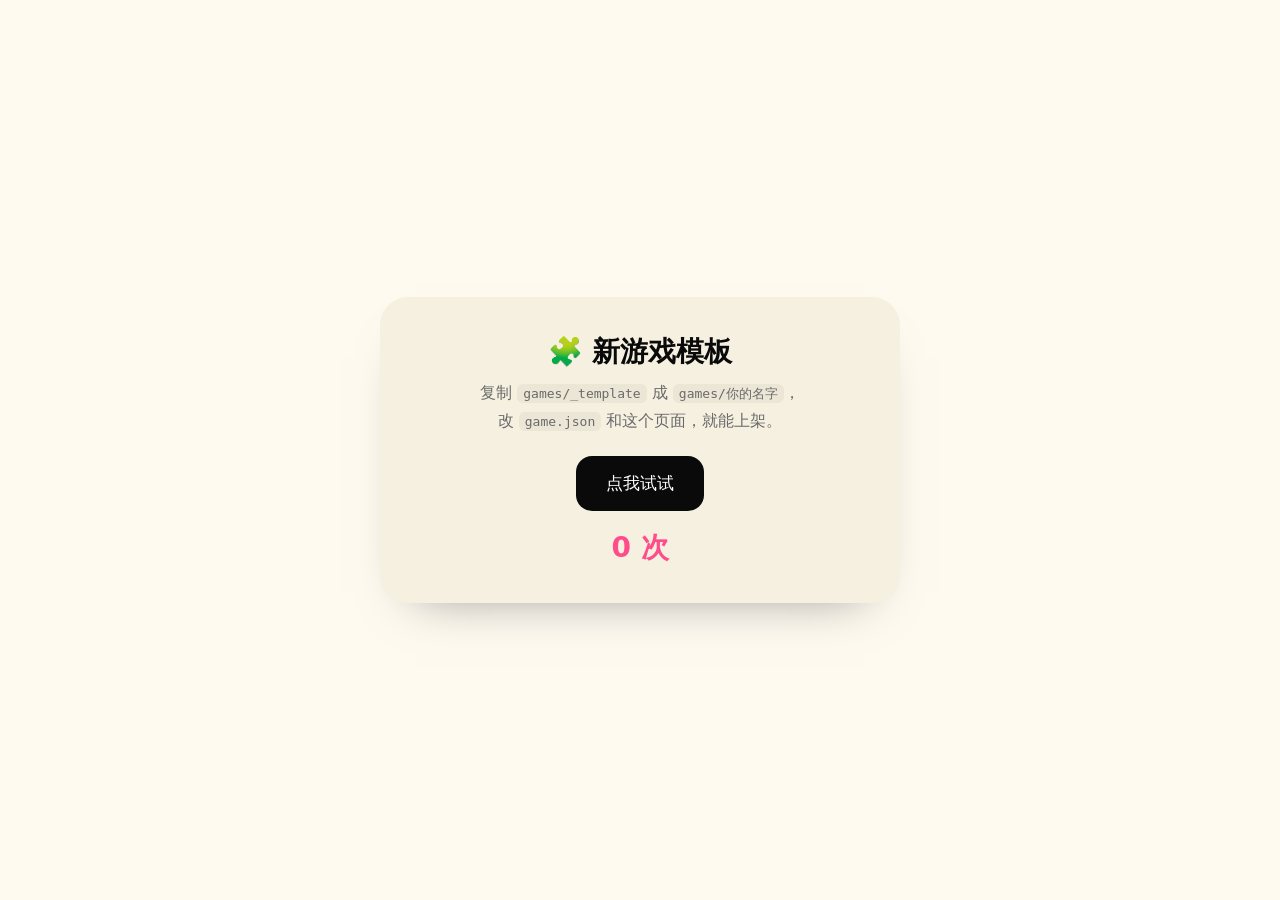
<file: games/_template/index.html>
<!doctype html>
<html lang="zh-CN">
<head>
<meta charset="utf-8">
<meta name="viewport" content="width=device-width, initial-scale=1">
<title>新游戏模板</title>
<style>
  :root { color-scheme: light; }
  * { box-sizing: border-box; }
  html, body { height: 100%; }
  body {
    margin: 0;
    display: grid;
    place-items: center;
    background: #fffaf0;
    color: #0a0a0a;
    font-family: "PingFang SC", "Microsoft YaHei", system-ui, sans-serif;
  }
  .card {
    width: min(520px, calc(100vw - 40px));
    padding: 36px;
    border-radius: 28px;
    background: #f5f0e0;
    text-align: center;
    box-shadow: 0 24px 50px -36px rgba(0, 0, 0, .5);
  }
  h1 { margin: 0 0 8px; font-size: 28px; }
  p { margin: 0 0 22px; color: #6a6a6a; line-height: 1.7; }
  button {
    border: 0;
    border-radius: 16px;
    padding: 16px 30px;
    background: #0a0a0a;
    color: #fff;
    font-size: 17px;
    cursor: pointer;
  }
  .count { margin-top: 18px; color: #ff4d8b; font-size: 28px; font-weight: 700; }
  code { background: #ebe6d6; border-radius: 6px; padding: 2px 6px; }
</style>
</head>
<body>
  <main class="card">
    <h1>🧩 新游戏模板</h1>
    <p>复制 <code>games/_template</code> 成 <code>games/你的名字</code>，<br>改 <code>game.json</code> 和这个页面，就能上架。</p>
    <button id="tap">点我试试</button>
    <div class="count"><span id="count">0</span> 次</div>
  </main>
  <script>
    let count = 0;
    const target = document.getElementById("count");
    document.getElementById("tap").addEventListener("click", () => {
      count += 1;
      target.textContent = String(count);
    });
  </script>
</body>
</html>
</file>
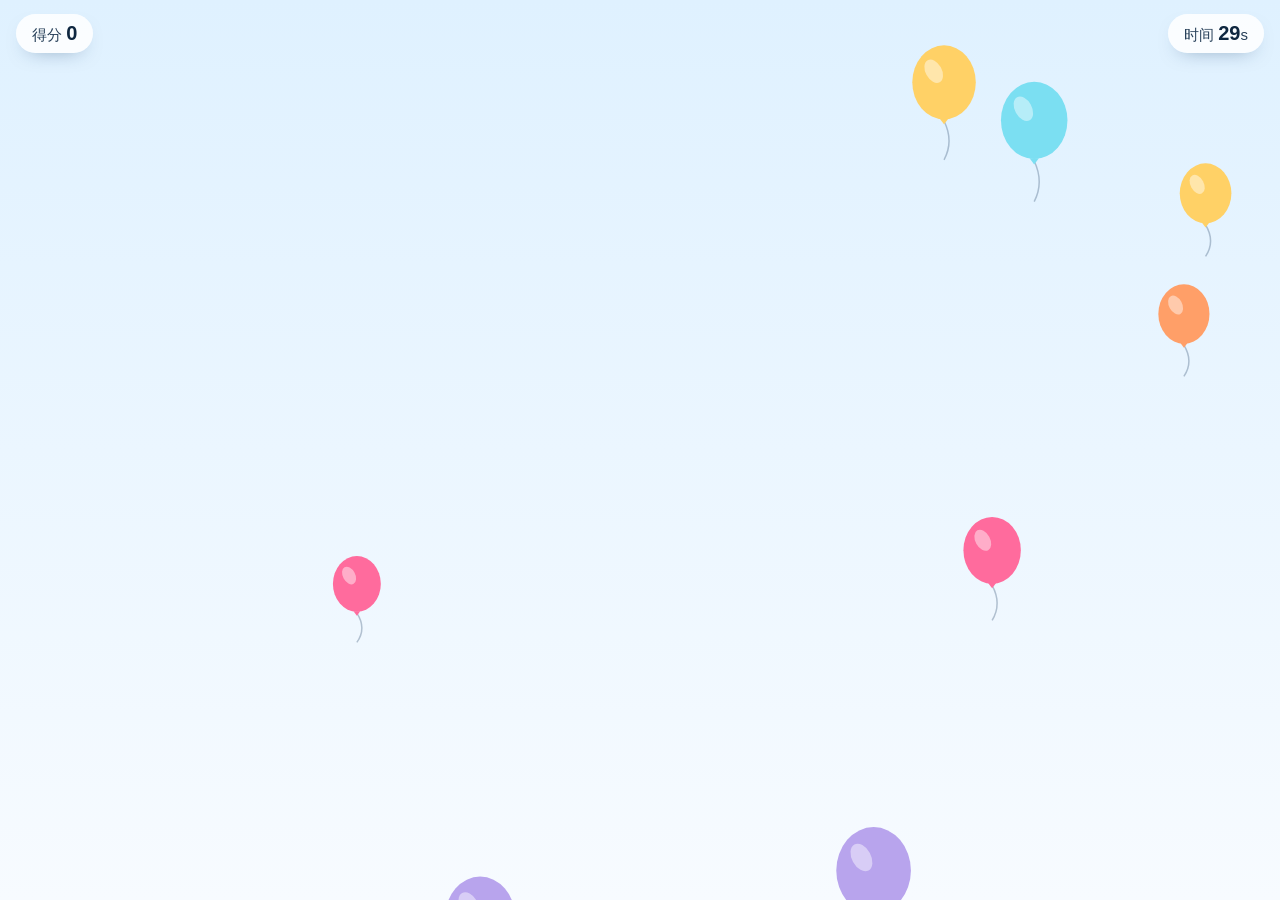
<file: games/balloon-pop/index.html>
<!doctype html>
<html lang="zh-CN">
<head>
<meta charset="utf-8">
<meta name="viewport" content="width=device-width, initial-scale=1, maximum-scale=1, user-scalable=no">
<title>气球砰砰</title>
<style>
  * { box-sizing: border-box; }
  html, body { margin: 0; height: 100%; overflow: hidden; background: #eaf6ff; font-family: "PingFang SC", "Microsoft YaHei", sans-serif; }
  canvas { display: block; width: 100%; height: 100%; cursor: pointer; touch-action: manipulation; }
  .hud { position: fixed; inset: 14px 16px auto; display: flex; justify-content: space-between; pointer-events: none; }
  .chip { background: rgba(255,255,255,.85); border-radius: 999px; padding: 8px 16px; font-size: 15px; color: #28405a; box-shadow: 0 8px 20px -12px rgba(20,60,100,.5); }
  .chip b { font-size: 20px; color: #0f2740; }
  .over { position: fixed; inset: 0; display: grid; place-items: center; background: rgba(234,246,255,.86); backdrop-filter: blur(4px); }
  .card { background: #fff; border-radius: 28px; padding: 34px 42px; text-align: center; box-shadow: 0 30px 60px -30px rgba(20,60,100,.45); }
  .card h1 { margin: 0 0 6px; font-size: 30px; color: #0f2740; }
  .card p { margin: 0 0 18px; color: #5a7390; }
  .card strong { font-size: 42px; color: #ff4d8b; display: block; margin-bottom: 16px; }
  button { border: 0; border-radius: 16px; background: #0f2740; color: #fff; font-size: 16px; padding: 14px 28px; cursor: pointer; }
  button:active { transform: translateY(1px); }
  [hidden] { display: none !important; }
</style>
</head>
<body>
<canvas id="c"></canvas>
<div class="hud">
  <div class="chip">得分 <b id="score">0</b></div>
  <div class="chip">时间 <b id="time">30</b>s</div>
</div>
<div class="over" id="over" hidden>
  <div class="card">
    <h1>时间到！</h1>
    <p>你一共戳破了</p>
    <strong id="final">0</strong>
    <button id="again">再玩一次</button>
  </div>
</div>
<script>
(() => {
  const canvas = document.getElementById("c");
  const ctx = canvas.getContext("2d");
  const scoreEl = document.getElementById("score");
  const timeEl = document.getElementById("time");
  const overEl = document.getElementById("over");
  const finalEl = document.getElementById("final");
  const colors = ["#ff6b9d", "#ffd166", "#7bdff2", "#b8a4ed", "#95e06c", "#ff9f68"];
  let width = 0, height = 0, dpr = 1;
  let balloons = [], pops = [], score = 0, timeLeft = 30, running = false, last = 0, spawnTimer = 0;

  function resize() {
    dpr = Math.min(window.devicePixelRatio || 1, 2);
    width = window.innerWidth; height = window.innerHeight;
    canvas.width = width * dpr; canvas.height = height * dpr;
    ctx.setTransform(dpr, 0, 0, dpr, 0, 0);
  }

  function spawn() {
    const r = 26 + Math.random() * 20;
    balloons.push({
      x: r + Math.random() * (width - r * 2),
      y: height + r + Math.random() * 60,
      r,
      speed: 55 + Math.random() * 85 + score * 1.2,
      sway: Math.random() * Math.PI * 2,
      color: colors[(Math.random() * colors.length) | 0],
      dead: false,
    });
  }

  function drawBalloon(b) {
    const wobble = Math.sin(b.sway) * 8;
    ctx.save();
    ctx.translate(b.x + wobble, b.y);
    ctx.strokeStyle = "rgba(60,90,120,.35)";
    ctx.lineWidth = 1.5;
    ctx.beginPath();
    ctx.moveTo(0, b.r * 1.05);
    ctx.quadraticCurveTo(10, b.r * 1.6, 0, b.r * 2.1);
    ctx.stroke();
    ctx.fillStyle = b.color;
    ctx.beginPath();
    ctx.ellipse(0, 0, b.r * 0.86, b.r, 0, 0, Math.PI * 2);
    ctx.fill();
    ctx.fillStyle = "rgba(255,255,255,.45)";
    ctx.beginPath();
    ctx.ellipse(-b.r * 0.28, -b.r * 0.3, b.r * 0.22, b.r * 0.34, -0.5, 0, Math.PI * 2);
    ctx.fill();
    ctx.fillStyle = b.color;
    ctx.beginPath();
    ctx.moveTo(-b.r * 0.12, b.r * 0.98);
    ctx.lineTo(b.r * 0.12, b.r * 0.98);
    ctx.lineTo(0, b.r * 1.14);
    ctx.closePath();
    ctx.fill();
    ctx.restore();
  }

  function frame(now) {
    if (!running) return;
    const dt = Math.min((now - last) / 1000, 0.05);
    last = now;
    timeLeft -= dt;
    timeEl.textContent = Math.max(0, Math.ceil(timeLeft));
    if (timeLeft <= 0) { end(); return; }

    spawnTimer -= dt;
    if (spawnTimer <= 0) { spawn(); spawnTimer = Math.max(0.18, 0.55 - score * 0.006); }

    ctx.clearRect(0, 0, width, height);
    const sky = ctx.createLinearGradient(0, 0, 0, height);
    sky.addColorStop(0, "#dff1ff");
    sky.addColorStop(1, "#f7fbff");
    ctx.fillStyle = sky;
    ctx.fillRect(0, 0, width, height);

    for (const b of balloons) {
      b.y -= b.speed * dt;
      b.sway += dt * 2.2;
      drawBalloon(b);
    }
    balloons = balloons.filter((b) => b.y > -b.r * 3 && !b.dead);

    for (const p of pops) {
      p.life -= dt * 2.4;
      if (p.life <= 0) continue;
      ctx.globalAlpha = Math.max(0, p.life);
      ctx.strokeStyle = p.color;
      ctx.lineWidth = 3;
      for (let i = 0; i < 8; i++) {
        const a = (Math.PI * 2 * i) / 8;
        const d = (1 - p.life) * 46;
        ctx.beginPath();
        ctx.moveTo(p.x + Math.cos(a) * d * 0.5, p.y + Math.sin(a) * d * 0.5);
        ctx.lineTo(p.x + Math.cos(a) * d, p.y + Math.sin(a) * d);
        ctx.stroke();
      }
      ctx.globalAlpha = 1;
    }
    pops = pops.filter((p) => p.life > 0);

    requestAnimationFrame(frame);
  }

  function popAt(x, y) {
    let hit = false;
    for (const b of balloons) {
      const wobble = Math.sin(b.sway) * 8;
      const dx = x - (b.x + wobble);
      const dy = y - b.y;
      if (!b.dead && (dx * dx) / (b.r * b.r * 0.86) + (dy * dy) / (b.r * b.r) <= 1.05) {
        b.dead = true;
        hit = true;
        score += 1;
        scoreEl.textContent = score;
        pops.push({ x: b.x + wobble, y: b.y, color: b.color, life: 1 });
        break;
      }
    }
    return hit;
  }

  canvas.addEventListener("pointerdown", (event) => {
    if (!running) return;
    popAt(event.clientX, event.clientY);
  });

  function start() {
    balloons = []; pops = []; score = 0; timeLeft = 30; spawnTimer = 0;
    // 开局先放几只气球，避免第一眼是一块空天空
    for (let i = 0; i < 6; i++) {
      spawn();
      const b = balloons[balloons.length - 1];
      b.y = height * (0.25 + Math.random() * 0.55);
    }
    scoreEl.textContent = "0";
    timeEl.textContent = "30";
    overEl.hidden = true;
    running = true;
    last = performance.now();
    requestAnimationFrame(frame);
  }

  function end() {
    running = false;
    finalEl.textContent = score;
    overEl.hidden = false;
  }

  document.getElementById("again").addEventListener("click", start);
  window.addEventListener("resize", resize);
  resize();
  start();
})();
</script>
</body>
</html>
</file>
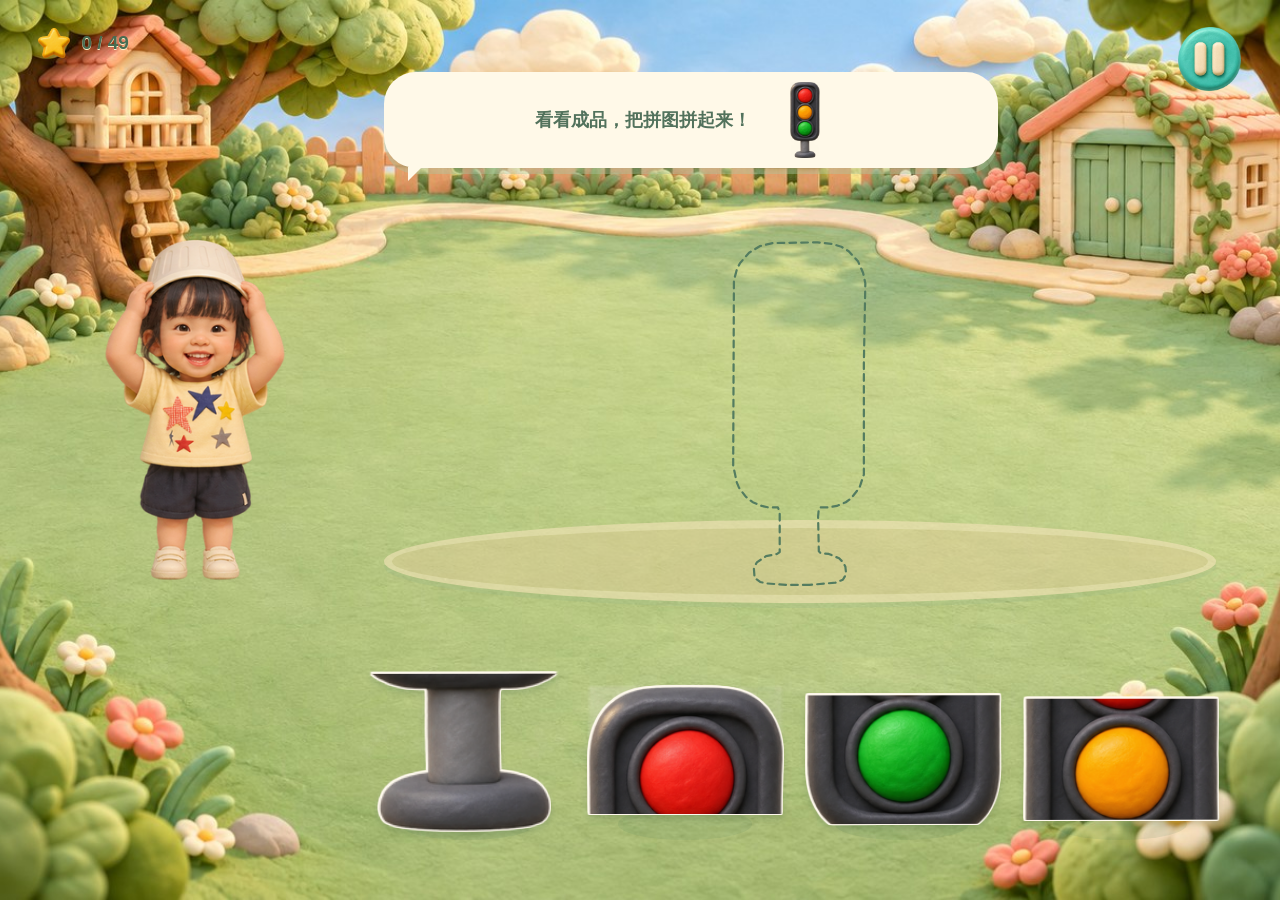
<file: games/bucket-captain/index.html>
<!doctype html><html lang="zh-CN"><head><meta charset="utf-8"><meta name="viewport" content="width=device-width,initial-scale=1,viewport-fit=cover"><meta name="theme-color" content="#bcd7be"><title>桶桶队长：宝藏大发现</title><link rel="stylesheet" href="game.css?v=caca9936a4da"></head><body><main id="game" class="game"><div class="medals" id="medals" aria-label="完成进度"></div><button class="pause" id="pause" aria-label="暂停" disabled></button><div class="wish"><button id="hint" aria-label="再听一次提示"><span id="instruction">小队长正在准备材料…</span><i class="item" id="wanted" aria-hidden="true"></i><i class="item" id="wanted2" aria-hidden="true" hidden></i></button></div><button id="captain" class="captain" aria-label="和桶桶队长打招呼"><i id="hero" class="hero"></i></button><section class="workshop" aria-label="制作台"><div class="rug"></div><div id="assembly" class="assembly" aria-label="把零件拖到这里"><div id="reference" class="puzzle-reference"></div><div class="memory-pad" aria-hidden="true"></div><i id="preview" class="memory-preview" hidden></i><div id="slots"></div></div><div id="assembly2" class="assembly" hidden><div id="reference2" class="puzzle-reference"></div><div class="memory-pad" aria-hidden="true"></div><i id="preview2" class="memory-preview" hidden></i><div id="slots2" class="slots"></div></div><button id="creation2" class="creation item" hidden aria-label="点另一位小伙伴玩耍"></button><button id="creation" class="creation item" hidden aria-label="点作品玩耍"><span class="rider" aria-hidden="true"><i class="hero"></i></span></button><div class="build-puff" id="puff" aria-hidden="true">✦</div></section><div class="choices" id="choices" aria-label="拖动拼图零件"></div><button id="remember" class="remember" hidden><i aria-hidden="true"></i><span>记住啦</span></button><button id="next" class="next" hidden aria-label="下一个拼图"><i aria-hidden="true"></i><span>下一站</span></button><div id="feedback" class="feedback" role="status" aria-live="polite"></div><div id="sparkles" aria-hidden="true"></div><div id="menu" class="overlay" hidden><section class="menu" role="dialog" aria-modal="true" aria-labelledby="menu-title"><h1 id="menu-title">小队长，休息一下</h1><div class="menu-actions"><button id="resume" class="menu-option"><i aria-hidden="true"></i><span>继续探险</span></button><button id="sound" class="menu-option" aria-pressed="false"><i aria-hidden="true"></i><span>声音：开</span></button><button id="restart" class="menu-option"><i aria-hidden="true"></i><span>重新探险</span></button></div><div class="difficulty-picker" role="group" aria-label="拼图难度"><button data-difficulty="easy" aria-pressed="false"><i>✦</i><span>轻松</span><small>4 块 · 有分块提示</small></button><button data-difficulty="brain" aria-pressed="true"><i>✦✦</i><span>动脑</span><small>4～6 块 · 逐步升级</small></button><button data-difficulty="challenge" aria-pressed="false"><i>✦✦✦</i><span>挑战</span><small>8 块 · 混入其他零件</small></button><button data-difficulty="rotate" aria-pressed="false"><i>↻</i><span>空间高手</span><small>8 块 · 判断方向</small></button><button data-difficulty="mix" aria-pressed="false"><i>◇◇</i><span>混拼大师</span><small>双图 · 分类与旋转</small></button><button data-difficulty="memory" aria-pressed="false"><i>✧</i><span>记忆大师</span><small>收起参考 · 凭记忆拼</small></button><button data-difficulty="transform" aria-pressed="false"><i>⤾</i><span>空间变换大师</span><small>双图 · 整体换方向</small></button></div><p id="difficulty-note">调整难度会重新开始这一幅</p></section></div></main><script src="puzzle-cuts.js?v=caca9936a4da"></script><script src="discovery-items.js?v=caca9936a4da"></script><script src="game.js?v=caca9936a4da"></script></body></html>
</file>
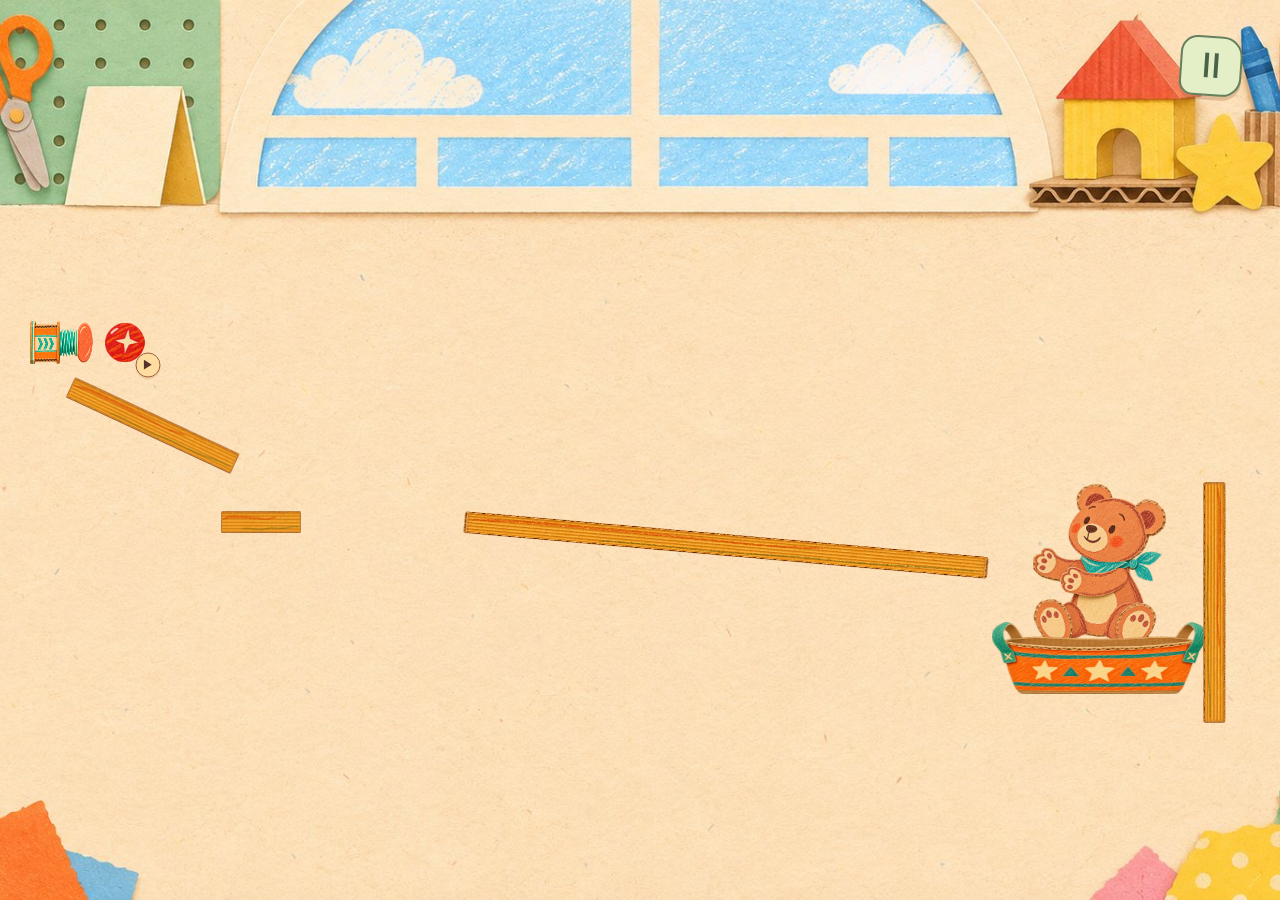
<file: games/draw-road/index.html>
<!doctype html>
<html lang="zh-CN">
<head>
 <meta charset="utf-8">
 <meta name="viewport" content="width=device-width,initial-scale=1,viewport-fit=cover">
 <meta name="theme-color" content="#ffe8c7">
 <title>画出来的路</title>
 <link rel="stylesheet" href="game.css">
</head>
<body>
<main id="game" data-theme="workbench" data-phase="setup">
 <canvas id="scene" aria-label="画布。画一笔，再点小球开始实验"></canvas>
 <p id="goal" class="sr-only"></p>
 <p id="status" class="sr-only" role="status" aria-live="polite"></p>
 <div id="quiet-hint" aria-hidden="true" hidden></div>
 <button id="pause" class="tab tab-pause" type="button" aria-label="暂停"><span aria-hidden="true">Ⅱ</span></button>
 <button id="release" class="release" type="button" aria-label="点小球开始实验" aria-describedby="goal"><span aria-hidden="true">▶</span></button>
 <div id="brush-tools">
  <button id="undo" class="tab tab-undo" type="button" aria-label="撤销上一笔" hidden><span aria-hidden="true">↶</span></button>
  <button id="retry" class="tab tab-undo" type="button" aria-label="停止实验，回到画稿" hidden><span aria-hidden="true">↶</span></button>
  <div id="paper-strips" aria-label="可用笔数" hidden></div>
 </div>
 <button id="next" class="tab tab-next" type="button" aria-label="下一关" hidden><span aria-hidden="true">→</span></button>
 <div id="pause-layer" hidden>
  <section class="menu" aria-modal="true" role="dialog" aria-labelledby="menu-title">
   <div class="menu-top">
    <div><p id="progress"></p><h1 id="menu-title"></h1></div>
    <button id="resume" class="tab tab-next" type="button" aria-label="继续游戏"><span aria-hidden="true">▶</span></button>
   </div>
   <p id="description"></p>
   <div class="menu-options">
    <button id="sound" type="button" aria-pressed="true">声音 开</button>
    <button id="clear" type="button">清空画稿</button>
   </div>
   <div id="chapters" aria-label="选择关卡"></div>
  </section>
 </div>
</main>
<script src="vendor/matter-0.20.0.min.js"></script>
<script src="physics.js?v=5"></script>
<script src="levels.js?v=7"></script>
<script src="game.js?v=6"></script>
</body>
</html>
</file>
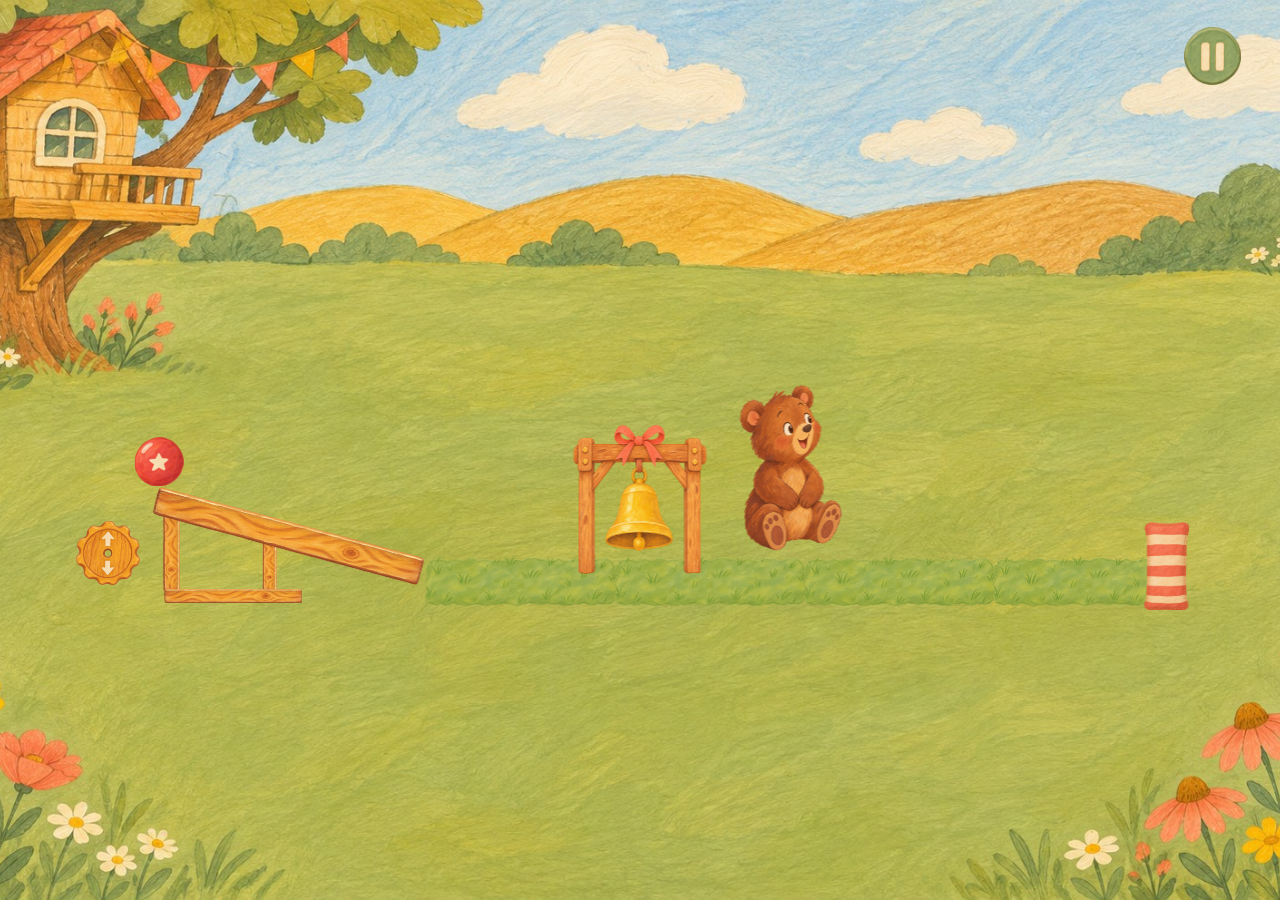
<file: games/rolling-lab/index.html>
<!doctype html><html lang="zh-CN"><head><meta charset="utf-8"><meta name="viewport" content="width=device-width,initial-scale=1,viewport-fit=cover"><meta name="theme-color" content="#f3e8c9"><title>奇妙实验岛 · 滚球山坡</title><link rel="stylesheet" href="game.css?v=6"></head><body><main id="game"><button id="pause" aria-label="暂停"><img src="assets/pause-button.png" alt=""></button><button id="surface-control" aria-label="点跑道更换材质"></button><div id="scene"><canvas id="canvas" aria-label="滚球实验场地：坡道、跑道和目标"></canvas><button id="height" aria-label="调整坡道高度：点一下或上下拖动"></button><div id="flag-zone" aria-hidden="true"></div></div><button id="fan-control" hidden aria-label="改变风向"><img src="assets/fan.png" alt=""><img id="fan-direction" src="assets/pause-button.png" alt=""></button><div id="feedback" class="sr-only" role="status" aria-live="polite"></div><button id="launch" aria-label="点小球开始滚动" aria-describedby="instruction"></button><button id="next" hidden aria-label="下一关"><img src="assets/next-button.png" alt=""></button><span id="instruction" class="sr-only"></span><div id="menu" hidden><section role="dialog" aria-modal="true" aria-labelledby="menu-title"><h1 id="menu-title">小队长，休息一下</h1><div class="chapter" id="chapter" aria-label="实验进度"></div><button id="resume">继续实验</button><div class="modes"><button id="task-mode">任务挑战</button><button id="free-mode">自由探索</button></div><button id="endless-mode">惊喜探险</button><div class="collection">发现徽章 <b id="collection">0 / 72</b></div><button id="speech">听本关提示</button><button id="replay" disabled>回放两次实验</button><button id="try-again">继续研究这关</button><button id="prediction-mode" aria-pressed="false">预测挑战：关</button><button id="undo">撤回条件改变</button><button id="sound">声音：开</button><div class="levels" id="levels" aria-label="选择实验任务"></div><div class="toys"><button id="toy-domino">自由探索：积木开关</button><button id="toy-patch">自由探索：刹车毯开关</button></div></section></div></main><script src="physics.js?v=3"></script><script src="missions.js?v=1"></script><script src="foley.js?v=1"></script><script src="game.js?v=8"></script></body></html>
</file>
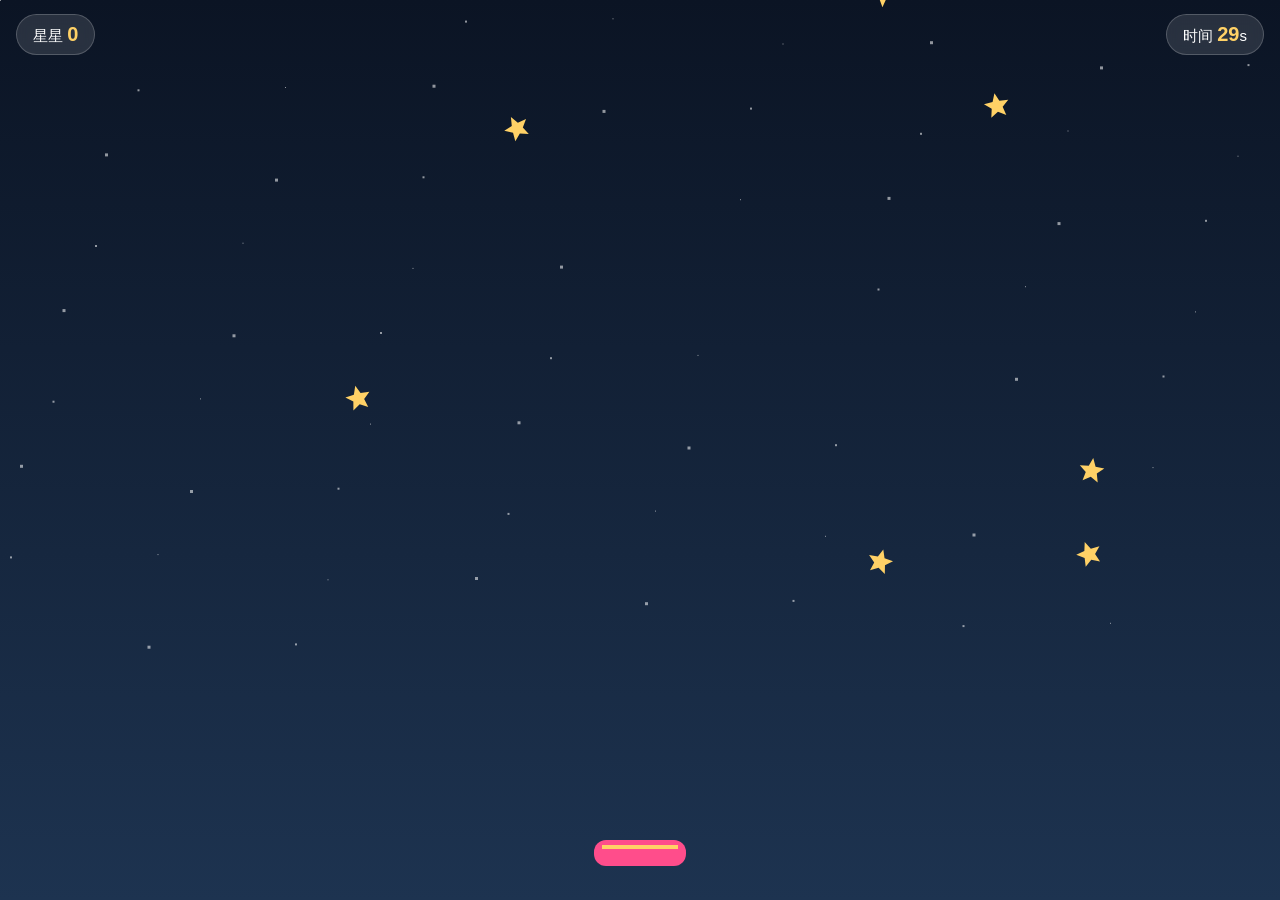
<file: games/star-catch/index.html>
<!doctype html>
<html lang="zh-CN">
<head>
<meta charset="utf-8">
<meta name="viewport" content="width=device-width, initial-scale=1, maximum-scale=1, user-scalable=no">
<title>接星星</title>
<style>
  * { box-sizing: border-box; }
  html, body { margin: 0; height: 100%; overflow: hidden; background: #101a2c; font-family: "PingFang SC", "Microsoft YaHei", sans-serif; }
  canvas { display: block; width: 100%; height: 100%; touch-action: none; cursor: crosshair; }
  .hud { position: fixed; inset: 14px 16px auto; display: flex; justify-content: space-between; pointer-events: none; color: #fff; }
  .chip { background: rgba(255,255,255,.12); border: 1px solid rgba(255,255,255,.2); border-radius: 999px; padding: 8px 16px; font-size: 15px; backdrop-filter: blur(6px); }
  .chip b { font-size: 20px; color: #ffd166; }
  .over { position: fixed; inset: 0; display: grid; place-items: center; background: rgba(16,26,44,.82); backdrop-filter: blur(6px); }
  .card { background: #fff; border-radius: 28px; padding: 34px 42px; text-align: center; }
  .card h1 { margin: 0 0 6px; font-size: 28px; color: #14233b; }
  .card p { margin: 0 0 16px; color: #607089; }
  .card strong { display: block; font-size: 42px; color: #e8a41c; margin-bottom: 16px; }
  button { border: 0; border-radius: 16px; background: #14233b; color: #fff; font-size: 16px; padding: 14px 28px; cursor: pointer; }
  [hidden] { display: none !important; }
</style>
</head>
<body>
<canvas id="c"></canvas>
<div class="hud">
  <div class="chip">星星 <b id="score">0</b></div>
  <div class="chip">时间 <b id="time">30</b>s</div>
</div>
<div class="over" id="over" hidden>
  <div class="card">
    <h1>今晚的天空</h1>
    <p>你接住了</p>
    <strong id="final">0</strong>
    <button id="again">再来一局</button>
  </div>
</div>
<script>
(() => {
  const canvas = document.getElementById("c");
  const ctx = canvas.getContext("2d");
  const scoreEl = document.getElementById("score");
  const timeEl = document.getElementById("time");
  const overEl = document.getElementById("over");
  const finalEl = document.getElementById("final");
  let width = 0, height = 0, dpr = 1;
  let items = [], stars = 0, timeLeft = 30, running = false, last = 0, spawnTimer = 0;
  const basket = { x: 0, y: 0, w: 92, h: 26 };

  function resize() {
    dpr = Math.min(window.devicePixelRatio || 1, 2);
    width = window.innerWidth; height = window.innerHeight;
    canvas.width = width * dpr; canvas.height = height * dpr;
    ctx.setTransform(dpr, 0, 0, dpr, 0, 0);
    basket.x = width / 2; basket.y = height - 60;
  }

  function spawn() {
    const bomb = Math.random() < 0.22;
    items.push({
      x: 40 + Math.random() * (width - 80),
      y: -20,
      vy: 110 + Math.random() * 120 + stars * 2,
      r: bomb ? 15 : 13,
      rot: Math.random() * Math.PI,
      bomb,
    });
  }

  function drawStar(x, y, r, rot, color) {
    ctx.save();
    ctx.translate(x, y);
    ctx.rotate(rot);
    ctx.fillStyle = color;
    ctx.beginPath();
    for (let i = 0; i < 10; i++) {
      const rad = i % 2 === 0 ? r : r * 0.45;
      const a = (Math.PI * i) / 5 - Math.PI / 2;
      ctx[i === 0 ? "moveTo" : "lineTo"](Math.cos(a) * rad, Math.sin(a) * rad);
    }
    ctx.closePath();
    ctx.fill();
    ctx.restore();
  }

  function draw() {
    const g = ctx.createLinearGradient(0, 0, 0, height);
    g.addColorStop(0, "#0b1424");
    g.addColorStop(1, "#1d3350");
    ctx.fillStyle = g;
    ctx.fillRect(0, 0, width, height);
    ctx.fillStyle = "rgba(255,255,255,.55)";
    for (let i = 0; i < 60; i++) {
      const x = (i * 137.5) % width;
      const y = (i * 89.3) % (height * 0.72);
      const s = (i % 3) + 1;
      ctx.fillRect(x, y, s, s);
    }

    for (const item of items) {
      if (item.bomb) {
        ctx.fillStyle = "#ff6b5a";
        ctx.beginPath();
        ctx.arc(item.x, item.y, item.r, 0, Math.PI * 2);
        ctx.fill();
        ctx.fillStyle = "#2b0b0b";
        ctx.beginPath();
        ctx.arc(item.x - 4, item.y - 3, 2.4, 0, Math.PI * 2);
        ctx.arc(item.x + 4, item.y - 3, 2.4, 0, Math.PI * 2);
        ctx.fill();
        ctx.strokeStyle = "#ffb084";
        ctx.lineWidth = 3;
        ctx.beginPath();
        ctx.moveTo(item.x, item.y - item.r);
        ctx.lineTo(item.x + 6, item.y - item.r - 10);
        ctx.stroke();
      } else {
        drawStar(item.x, item.y, item.r, item.rot, "#ffd166");
      }
    }

    ctx.fillStyle = "#ff4d8b";
    ctx.beginPath();
    ctx.roundRect(basket.x - basket.w / 2, basket.y, basket.w, basket.h, 12);
    ctx.fill();
    ctx.fillStyle = "#ffd166";
    ctx.fillRect(basket.x - basket.w / 2 + 8, basket.y + 5, basket.w - 16, 4);
  }

  function frame(now) {
    if (!running) return;
    const dt = Math.min((now - last) / 1000, 0.05);
    last = now;
    timeLeft -= dt;
    timeEl.textContent = Math.max(0, Math.ceil(timeLeft));
    if (timeLeft <= 0) { end(); return; }

    spawnTimer -= dt;
    if (spawnTimer <= 0) {
      spawn();
      spawnTimer = Math.max(0.16, 0.55 - stars * 0.008);
    }

    for (const item of items) {
      item.y += item.vy * dt;
      item.rot += dt * 1.6;
      if (item.y > basket.y - 4 && item.y < basket.y + basket.h + 12) {
        if (Math.abs(item.x - basket.x) < basket.w / 2 + item.r * 0.5) {
          item.dead = true;
          if (item.bomb) {
            stars = Math.max(0, stars - 2);
          } else {
            stars += 1;
          }
          scoreEl.textContent = stars;
        }
      }
    }
    items = items.filter((item) => item.y < height + 40 && !item.dead);
    draw();
    requestAnimationFrame(frame);
  }

  function moveTo(x) {
    basket.x = Math.max(basket.w / 2, Math.min(width - basket.w / 2, x));
  }

  canvas.addEventListener("pointermove", (event) => moveTo(event.clientX));
  canvas.addEventListener("pointerdown", (event) => moveTo(event.clientX));

  function start() {
    items = []; stars = 0; timeLeft = 30; spawnTimer = 0;
    // 开局先撒几颗星星，画面不会空着等
    for (let i = 0; i < 4; i++) {
      spawn();
      const item = items[items.length - 1];
      if (!item.bomb) item.y = height * (0.15 + Math.random() * 0.4);
    }
    scoreEl.textContent = "0"; timeEl.textContent = "30";
    overEl.hidden = true;
    running = true;
    last = performance.now();
    requestAnimationFrame(frame);
  }

  function end() {
    running = false;
    finalEl.textContent = stars;
    overEl.hidden = false;
    draw();
  }

  document.getElementById("again").addEventListener("click", start);
  window.addEventListener("resize", resize);
  resize();
  start();
})();
</script>
</body>
</html>
</file>
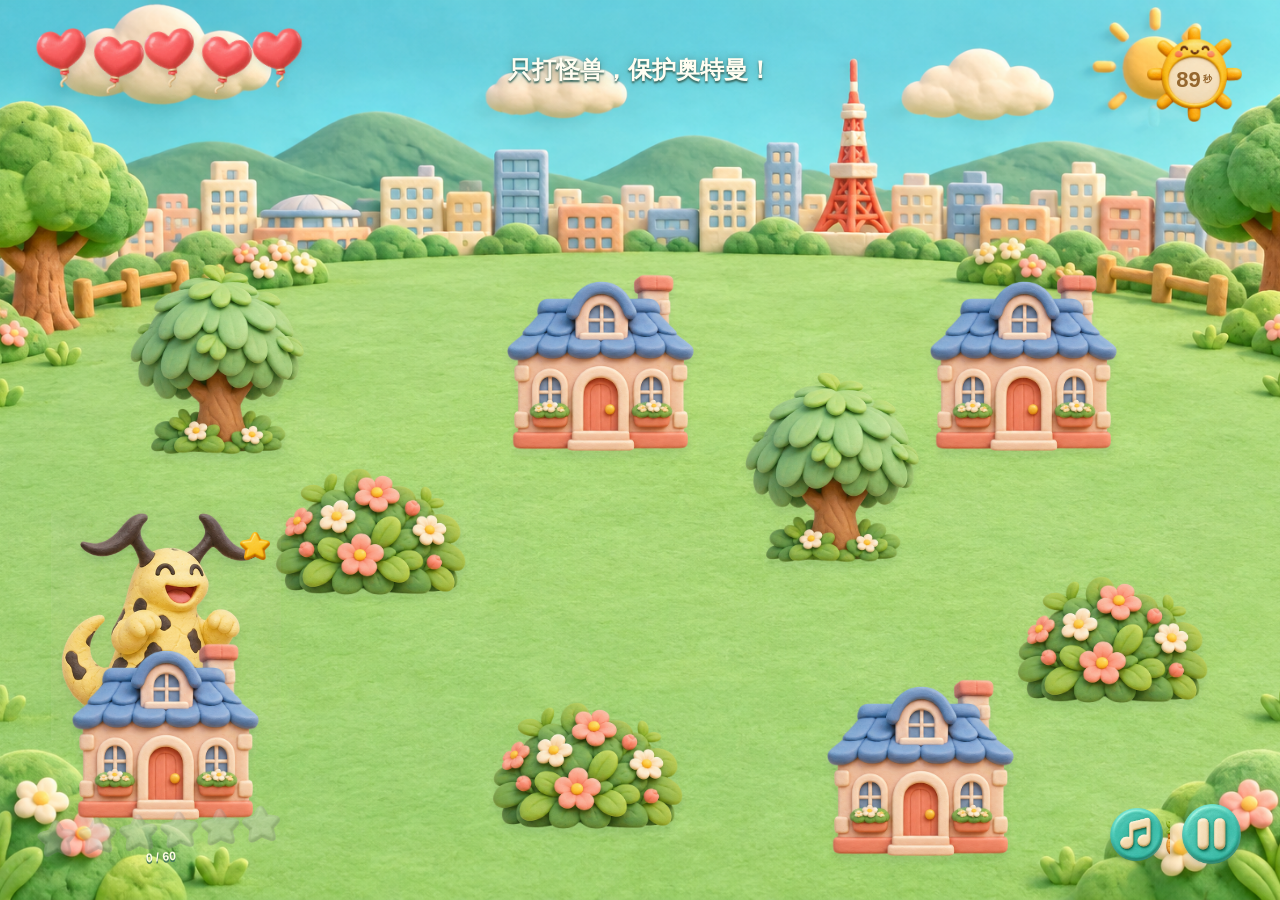
<file: games/whack-a-mole/index.html>
<!doctype html><html lang="zh-CN"><head><meta charset="utf-8"><meta name="viewport" content="width=device-width,initial-scale=1"><title>奥特曼 · 怪兽退退退</title><link rel="stylesheet" href="game.css?v=1fa46f9b26a9"></head><body><main class="game"><section class="arena" id="arena" aria-label="城市守护战场">
<div class="balloons" id="hearts" aria-label="5 颗爱心"></div>
<div class="sun-clock" aria-label="剩余时间"><span id="time">90</span><small>秒</small></div>
<div class="mission" id="mission" aria-live="polite">找到怪兽，轻轻点一下！</div>
<div class="grid" id="grid"></div><div id="effects" aria-hidden="true"></div>
<div class="star-trail" aria-label="守护进度"><div id="energy"></div><span id="score">0 / 60</span></div>

<nav class="game-tools"><button id="sound" aria-label="关闭声音" aria-pressed="false"></button><button id="pause" aria-label="暂停游戏" disabled></button></nav>
</section><div class="overlay" id="overlay" hidden><section class="card" role="dialog" aria-modal="true" aria-labelledby="title"><h2 id="title">休息一下</h2><p id="message"></p><div class="difficulty-picker" aria-label="游戏难度"><div class="difficulty-buttons"><button data-level="0" aria-pressed="true">3–4 岁</button><button data-level="1" aria-pressed="false">5–6 岁</button><button data-level="2" aria-pressed="false">7–8 岁</button><button data-level="3" aria-pressed="false">9–10 岁</button></div><p id="difficulty-info"></p></div><button class="scene-sign" id="scene-next" aria-label="切换场景"><span class="city-label">光之小镇</span></button><button class="primary" id="start" aria-label="继续游戏"><i aria-hidden="true"></i><span>继续玩</span></button></section></div></main><script src="game.js?v=1fa46f9b26a9"></script></body></html>
</file>
<file: games/bucket-captain/game.css>
:root{font-family:"PingFang SC","Microsoft YaHei",sans-serif;color:#456c58;background:#c9e1cf}*{box-sizing:border-box;-webkit-tap-highlight-color:transparent}html,body{margin:0;width:100%;height:100%;overflow:hidden}button{font:inherit;touch-action:manipulation;cursor:pointer;border:0}button:focus-visible{outline:4px solid #f5c456;outline-offset:4px}[hidden]{display:none!important}.game{position:relative;width:100%;height:100vh;height:var(--screen-height,100vh);overflow:hidden;background:#c9e1cf url('assets/garden.jpg') center/cover no-repeat;isolation:isolate;user-select:none;-webkit-user-select:none}.pause{position:absolute;right:3%;top:3%;z-index:8;width:64px;height:64px;background:url('assets/pause.png') center/contain no-repeat}.medals{position:absolute;left:3%;top:3%;display:flex;z-index:6}.medal{display:block;width:55px;height:55px;margin-right:7px;background:url('assets/star.png') center/contain no-repeat;filter:grayscale(1);opacity:.35}.medal.done{filter:none;opacity:1}.wish{position:absolute;top:10%;left:32%;width:44%;z-index:6}.wish button{position:relative;display:flex;align-items:center;justify-content:center;width:100%;min-height:96px;padding:12px 20px;background:#fff9e8;border-radius:32px;color:#52725c;box-shadow:0 6px 0 #a8c7a466}.wish button:after{content:'';position:absolute;bottom:-13px;left:24px;border-width:14px 14px 0 0;border-style:solid;border-color:#fff9e8 transparent transparent transparent}#instruction{font-size:20px;line-height:1.5;font-weight:700}.item{display:block;background-image:url('assets/items.png');background-repeat:no-repeat;background-size:400% 300%;background-position:calc(var(--c)*33.333333%) calc(var(--r)*50%)}#wanted{width:82px;height:82px;min-width:82px;margin-left:10px}.captain{position:absolute;left:3%;bottom:21%;width:30%;height:58%;z-index:3;padding:0;background:none}.hero{display:block;width:100%;height:100%;background:url('assets/hero.png') 0 center/300% 100% no-repeat;pointer-events:none}.captain.carry{animation:carry 900ms ease-in-out}.captain.cheer{animation:cheer 650ms ease-in-out}.captain.carry .hero{background-position:50% center}.captain.cheer .hero{background-position:100% center}.workshop{position:absolute;left:36%;right:9%;top:30%;bottom:22%}.rug{position:absolute;left:0;right:0;bottom:0;height:32%;border-radius:50%;background:#e6cf9daa;border:8px solid #fff4cd80;box-shadow:0 5px 0 #7da98733}.assembly,.creation{position:absolute;left:15%;top:0;width:70%;height:100%;background-color:transparent;padding:0}.assembly .piece{position:absolute;left:0;top:0;width:100%;height:100%;animation:arrive .5s ease-out}.assembly .piece:nth-child(2){width:52%;height:52%;left:46%;top:40%}.assembly .piece:nth-child(3){width:26%;height:26%;left:38%;top:27%}.creation{transform-origin:center 85%}.build-puff{position:absolute;left:45%;top:45%;font-size:100px;color:#fff5ab;opacity:0;pointer-events:none}.build-puff.show{animation:puff .9s ease-out}.choices{position:absolute;bottom:3%;left:29%;right:7%;height:19%;display:flex;align-items:center;justify-content:center;z-index:7}.choice{position:relative;display:block;width:30%;height:100%;min-height:88px;margin:0 1.5%;border-radius:30px;background:#fff9e8ef;box-shadow:0 6px 0 #adbd8a88;padding:4px}.choice .item{width:100%;height:100%;pointer-events:none}.choice.suggest{animation:nudge 1s ease-in-out 2;box-shadow:0 0 0 5px #f9d774,0 6px 0 #adbd8a88}.choice.nope{animation:nudge .45s}.choice:active{transform:scale(.95)}.wood{background:#b88a57 url('assets/sign.png') center/100% 100% no-repeat;color:#fff6de;text-shadow:0 1px #9c7044;border-radius:18px;padding:24px 20px 12px;font-weight:700;min-height:70px}.next{position:absolute;right:20%;bottom:4%;z-index:7;min-width:220px;min-height:84px;font-size:20px}.feedback{position:absolute;bottom:24%;left:31%;right:4%;text-align:center;font-size:17px;font-weight:bold;color:#466f58;text-shadow:0 1px #fff9db;pointer-events:none}.overlay{position:absolute;inset:0;background:#294c4866;z-index:30;display:flex;align-items:center;justify-content:center}.menu{background:#fff9e8;border:6px solid #f3d798;border-radius:32px;padding:26px;width:340px;max-width:90%;text-align:center}.menu h1{font-size:23px}.menu .wood{display:block;width:100%;margin-top:10px}.overlay.paused~*{animation-play-state:paused}.game.paused *{animation-play-state:paused!important}.burst{position:absolute;width:15px;height:15px;background:url('assets/star.png') center/contain no-repeat;z-index:15;pointer-events:none;animation:burst 1.2s forwards}.creation.rocket{animation:rocket 1.8s ease-in-out}.creation.monster{animation:dance 1.4s ease-in-out}.creation.park{animation:swing 1.6s ease-in-out}.task-1{background-position:40% center}.task-2{background-position:60% center}@keyframes carry{50%{transform:translateX(35%) translateY(-5%)}}@keyframes cheer{50%{transform:translateY(-15px) rotate(-4deg)}}@keyframes arrive{from{opacity:0;transform:translate(-100px,30px) scale(.5)}to{opacity:1;transform:none}}@keyframes puff{30%{opacity:1;transform:scale(1.6) rotate(40deg)}to{opacity:0;transform:scale(2.2) rotate(80deg)}}@keyframes nudge{25%,75%{transform:rotate(-5deg)}50%{transform:rotate(5deg)}}@keyframes rocket{25%{transform:translateY(10px) rotate(-4deg)}65%{transform:translateY(-65vh) rotate(8deg)}66%{opacity:0}67%{transform:translateY(20px);opacity:0}to{transform:none;opacity:1}}@keyframes dance{25%{transform:rotate(-12deg) translateY(-15px)}50%{transform:rotate(12deg)}75%{transform:rotate(-8deg) translateY(-20px)}}@keyframes swing{25%,75%{transform:rotate(-9deg)}50%{transform:rotate(9deg)}}@keyframes burst{to{transform:translate(var(--dx),var(--dy)) rotate(120deg);opacity:0}}
@media(orientation:portrait){.wish{left:10%;width:73%;top:13%}.wish button{min-height:86px}#instruction{font-size:19px}.captain{left:-1%;bottom:25%;width:43%;height:43%}.workshop{left:34%;right:2%;top:32%;bottom:28%}.choices{left:5%;right:5%;bottom:5%;height:18%}.feedback{bottom:25%;left:10%;right:10%}.next{right:20%;left:20%;min-width:0;bottom:6%}.medal{width:45px;height:45px}.pause{width:55px;height:55px}.hero{background-size:300% 100%}}
@media(max-width:600px){#instruction{font-size:16px}#wanted{width:65px;height:65px;min-width:65px}.choice{border-radius:22px}.medal{width:35px;height:35px}.pause{width:48px;height:48px}.feedback{font-size:14px}}@media(prefers-reduced-motion:reduce){*,*:before{animation-duration:.01ms!important;transition-duration:.01ms!important}}
.hero{height:0;padding-bottom:100%;position:absolute;top:50%;transform:translateY(-50%)}.choice:disabled{opacity:.7}.medals,.wish,.pause,.choices,.next{padding-top:env(safe-area-inset-top,0px)}
.rider{display:none;position:absolute;left:40%;top:28%;width:24%;height:24%;overflow:hidden;border:3px solid #73bdd0;border-radius:50%;background:#f8e7b7;pointer-events:none}.creation.rocket .rider{display:block}.rider .hero{width:250%;height:250%;padding:0;left:-75%;top:-12%;transform:none;background-size:300% 100%}

.wood{background-size:100% auto;background-position:center 68%}
/* 材料直接散放在草地上，保留完整、宽松的触摸范围。 */
.choices{height:24%;bottom:1%;left:29%;right:6%;align-items:center}.choice{flex:none;width:30%;height:100%;min-height:88px;margin:0 4px;padding:0;background:transparent;border-radius:0;box-shadow:none;overflow:visible}.choice:before{content:'';position:absolute;left:9%;right:9%;bottom:6%;height:15%;background:#4d785335;border-radius:50%;transform:rotate(var(--tilt,0deg));pointer-events:none}.choice .item{position:absolute;left:5%;top:5%;width:90%;height:90%;transform:rotate(var(--tilt,0deg));pointer-events:none;filter:drop-shadow(0 4px 2px #46694a20)}.choice:nth-child(1){--tilt:-9deg;top:8px}.choice:nth-child(2){--tilt:6deg;top:-10px}.choice:nth-child(3){--tilt:-4deg;top:5px}.choice.suggest{box-shadow:none;animation:nudge 1s ease-in-out 2}.choice.suggest:after{content:'';position:absolute;inset:2%;border:3px dashed #f4c355;border-radius:45%;pointer-events:none}.choice.suggest .item{filter:drop-shadow(0 0 7px #ffe88d)}.choice:disabled{opacity:.8}.choice:focus-visible{outline:3px dashed #f4c355;outline-offset:0;border-radius:35%}.assembly .piece[data-art="12"]{left:10%;top:25%;width:65%;height:50%}.assembly .piece[data-art="13"]{left:58%;top:0;width:42%;height:65%}.assembly .piece[data-art="14"]{left:12%;top:53%;width:70%;height:48%}.creation.zebra{animation:zebra-trot 1.8s ease-in-out}@keyframes zebra-trot{20%{transform:translate(-18px,-10px) rotate(-3deg)}40%{transform:translate(15px,0) rotate(2deg)}60%{transform:translate(35px,-12px) rotate(-2deg)}80%{transform:translate(10px,0)}to{transform:none}}
.menu{width:540px;max-width:92%;padding:28px 24px 24px;border:4px solid #f1d8a8;border-radius:35px;box-shadow:0 10px 0 #52735d22}.menu h1{font-size:24px;margin:0 0 22px}.menu-actions{display:flex;justify-content:center;align-items:flex-start}.menu-option{display:block;flex:1;min-width:0;margin:0 8px;padding:0;background:transparent;color:#4d6d5b;font-weight:bold}.menu-option i{display:block;width:100%;height:112px;background-image:url('assets/menu-icons.png');background-size:300% 100%;background-repeat:no-repeat;pointer-events:none}.menu-option span{display:block;margin-top:7px;font-size:16px;line-height:1.5}.menu-option:active{transform:scale(.95)}#resume i{background-position:0 center}#sound i{background-position:50% center}#restart i{background-position:100% center}#sound[aria-pressed=true] i{filter:grayscale(1);opacity:.55}
@media(orientation:portrait){.choices{left:3%;right:3%;bottom:2%;height:22%}}@media(max-width:600px){.menu{padding:24px 12px}.menu-option{margin:0 4px}.menu-option i{height:90px}.menu-option span{font-size:13px}.menu h1{font-size:21px}.medal{width:31px;height:31px}}@media(prefers-reduced-motion:reduce){.creation.zebra{animation:none}.choice.nope,.choice.suggest{animation:none}}

.menu-option{max-width:130px}.menu-option i{height:0;padding-bottom:100%}
/* 成品轮廓和精确注册的三块互锁拼图，共用同一张成品图。 */
.workshop{left:30%;right:5%;top:24%;bottom:25%}.assembly{pointer-events:none}.assembly.completed{visibility:hidden}.puzzle-reference,.puzzle-slot,.drag-piece,.puzzle-art{position:absolute;left:0;top:0;width:100%;height:100%;background-size:100% 100%;background-repeat:no-repeat;pointer-events:none}.puzzle-reference{opacity:.24;filter:grayscale(.45)}#slots{position:absolute;inset:0}.puzzle-slot{opacity:.08;transition:opacity .15s,filter .15s}.puzzle-slot.hot,.puzzle-slot.hinted{opacity:.6;filter:sepia(.65) saturate(1.8) drop-shadow(0 0 5px #ffe091)}.puzzle-slot.filled{opacity:1;filter:none;animation:click-fit .3s ease-out}.jigsaw-0{-webkit-clip-path:polygon(0 0,100% 0,100% 36%,56% 36%,56% 40%,52% 44%,44% 44%,40% 40%,40% 36%,0 36%);clip-path:polygon(0 0,100% 0,100% 36%,56% 36%,56% 40%,52% 44%,44% 44%,40% 40%,40% 36%,0 36%)}.jigsaw-1{-webkit-clip-path:polygon(0 36%,40% 36%,40% 40%,44% 44%,52% 44%,56% 40%,56% 36%,100% 36%,100% 68%,81% 68%,81% 62%,77% 58%,69% 58%,65% 62%,65% 68%,0 68%);clip-path:polygon(0 36%,40% 36%,40% 40%,44% 44%,52% 44%,56% 40%,56% 36%,100% 36%,100% 68%,81% 68%,81% 62%,77% 58%,69% 58%,65% 62%,65% 68%,0 68%)}.jigsaw-2{-webkit-clip-path:polygon(0 68%,65% 68%,65% 62%,69% 58%,77% 58%,81% 62%,81% 68%,100% 68%,100% 100%,0 100%);clip-path:polygon(0 68%,65% 68%,65% 62%,69% 58%,77% 58%,81% 62%,81% 68%,100% 68%,100% 100%,0 100%)}.choice.puzzle-choice{touch-action:none;-webkit-touch-callout:none;overflow:visible}.choice.puzzle-choice:before{bottom:20%;opacity:.6}.puzzle-art{filter:drop-shadow(0 3px 2px #36584255)}.puzzle-choice:nth-child(n){top:0;--tilt:0deg}.puzzle-choice.placed{opacity:0!important;pointer-events:none}.drag-origin{opacity:.18}.drag-piece{z-index:25;left:auto;top:auto;will-change:left,top;filter:drop-shadow(0 8px 6px #31533b50);pointer-events:none}.game.dragging{touch-action:none}.choice.suggest:after{display:none}.choice.suggest{animation:piece-nudge .9s ease-in-out 2}.choice.suggest .puzzle-art{filter:drop-shadow(0 0 6px #ffdf6c)}.captain{left:1%;width:27%;bottom:23%}.feedback{bottom:25%;font-size:16px}#wanted{display:none}#instruction{font-size:19px}.wish{top:8%;left:30%;width:48%}.wish button{min-height:70px;padding:15px}.rug{height:22%;opacity:.7}@keyframes click-fit{0%{filter:brightness(1.7)}50%{filter:brightness(1.2)}100%{filter:none}}@keyframes piece-nudge{50%{transform:translateY(-10px)}}@media(orientation:portrait){.workshop{left:19%;right:3%;top:27%;bottom:28%}.captain{left:-6%;width:30%;height:32%;bottom:25%;z-index:4}.wish{left:7%;width:79%;top:12%}.feedback{left:5%;right:5%;bottom:25%;font-size:14px}.choices{left:3%;right:3%;bottom:2%}}@media(max-width:600px){#instruction{font-size:15px}.wish button{min-height:60px;padding:12px}.captain{width:32%;left:-6%}}@media(prefers-reduced-motion:reduce){.puzzle-slot.filled,.choice.suggest{animation:none}}
/* 完整软陶箭头按钮，不裁切木牌。 */
.next{left:auto;right:12%;bottom:3%;width:120px;height:132px;min-width:0;min-height:0;padding:0;background:transparent;border:0;border-radius:0;box-shadow:none;color:#3e6c54;text-shadow:0 1px #fff7db;font-size:18px;text-align:center}.next i{display:block;width:100px;height:100px;margin:0 auto 5px;background:url('assets/next.png') center/contain no-repeat;pointer-events:none}.next span{display:block;line-height:1.4;white-space:nowrap}.next:active i{transform:scale(.93)}.medals{max-width:70%;flex-wrap:wrap}.medal{width:32px;height:32px;margin-right:4px}.creation.giraffe{animation:swing 1.6s ease-in-out}.creation.ultraman{animation:dance 1.3s ease-in-out}.creation.bear{animation:dance 1.6s ease-in-out}.creation.koala{animation:swing 1.8s ease-in-out}.creation.cake{animation:cheer 1.4s ease-in-out}@media(orientation:portrait){.next{left:auto;right:10%;bottom:3%;width:120px;height:132px;min-width:0}}@media(max-width:600px){.medal{width:23px;height:23px;margin-right:3px}.next{width:110px;height:120px;font-size:16px}.next i{width:88px;height:88px}}
/* 只显示虚线轮廓，成品参考放在对话气泡里。 */
.puzzle-reference{opacity:1;filter:none;background-size:100% 100%}.puzzle-slot{opacity:0}.puzzle-slot.hot,.puzzle-slot.hinted{opacity:0;filter:none}.puzzle-slot.filled{opacity:1}.puzzle-slot.hot:before,.puzzle-slot.hinted:before{content:'';position:absolute;inset:0;background:#fff1aa77}.wish #wanted{display:block;width:84px;height:84px;min-width:84px;margin-left:12px;flex:none;background-repeat:no-repeat}#instruction{font-size:18px}.wish button{min-height:92px;padding:6px 15px}.drag-piece{filter:drop-shadow(0 7px 6px #31533b55)}@media(max-width:600px){.wish #wanted{width:65px;height:65px;min-width:65px;margin-left:7px}#instruction{font-size:14px}.wish button{min-height:72px}}
.puzzle-slot.hot,.puzzle-slot.hinted{opacity:1;filter:drop-shadow(0 0 4px #ffcf45);background-image:var(--outline-art)!important;background-color:transparent}.puzzle-slot.hot:before,.puzzle-slot.hinted:before{display:none}
/* 白边绘制在裁切后的组合层，拼缝边缘也清晰可见。 */
.puzzle-cut{position:absolute;left:0;top:0;width:100%;height:100%;background-size:100% 100%;background-repeat:no-repeat;pointer-events:none}.puzzle-art,.drag-piece{background:none!important;filter:drop-shadow(1.5px 0 0 #fff9ed) drop-shadow(-1.5px 0 0 #fff9ed) drop-shadow(0 1.5px 0 #fff9ed) drop-shadow(0 -1.5px 0 #fff9ed) drop-shadow(0 4px 3px #36584233)}.puzzle-slot.filled{filter:drop-shadow(1px 0 0 #fff9ed) drop-shadow(-1px 0 0 #fff9ed) drop-shadow(0 1px 0 #fff9ed) drop-shadow(0 -1px 0 #fff9ed)}.puzzle-slot.hot,.puzzle-slot.hinted{background:none!important;filter:drop-shadow(0 0 5px #f5cb45)}.puzzle-slot.hot .puzzle-cut,.puzzle-slot.hinted .puzzle-cut{background-image:var(--outline-art)!important}.choice .puzzle-art{pointer-events:none}.choice .puzzle-cut{pointer-events:auto}.choice:disabled .puzzle-cut{pointer-events:none}.medal-count{display:block;align-self:center;font-size:19px;font-weight:bold;color:#496c52;text-shadow:0 1px #fff2cc;line-height:32px;padding:0 7px}.creation.safari{animation:dance 1.7s ease-in-out}@media(max-width:600px){.medal-count{font-size:16px;line-height:23px}}
.item{background-image:none}
/* 吸附反馈：先压合、再回弹，接缝暖光与四颗短促星屑同拍。 */
.puzzle-slot.filled.snap-seated{animation:seat-press .34s cubic-bezier(.2,.8,.25,1) both}.snap-seated .puzzle-cut{animation:seam-warmth .38s ease-out both}.snap-ring{position:absolute;width:54px;height:54px;margin:-27px;border:3px solid #fff5bc;border-radius:50%;z-index:16;pointer-events:none;animation:seat-ring .48s ease-out both;box-shadow:0 0 0 3px #edca6b44}.snap-ring.final{width:76px;height:76px;margin:-38px;border-color:#ffe29a;animation-duration:.55s}.snap-spark{position:absolute;width:13px;height:13px;margin:-6px;background:url('assets/star.png') center/contain no-repeat;animation:seat-spark .46s ease-out both;pointer-events:none}.creation.assembled-pop{animation:assembled-pop .5s cubic-bezier(.2,.8,.25,1) both}@keyframes seat-press{0%{transform:scale(1.035)}24%{transform:scale(.975,.96)}58%{transform:scale(1.012,1.025)}100%{transform:scale(1)}}@keyframes seam-warmth{0%{filter:brightness(1.5) saturate(.85)}45%{filter:brightness(1.12)}100%{filter:none}}@keyframes seat-ring{0%{opacity:0;transform:scale(.45)}18%{opacity:.95}100%{opacity:0;transform:scale(1.5)}}@keyframes seat-spark{0%{opacity:0;transform:translate(0,0) scale(.4)}18%{opacity:1}100%{opacity:0;transform:translate(var(--sx),var(--sy)) scale(.45) rotate(45deg)}}@keyframes assembled-pop{0%{transform:scale(.97)}44%{transform:scale(1.035)}100%{transform:scale(1)}}@media(prefers-reduced-motion:reduce){.puzzle-slot.filled.snap-seated,.snap-seated .puzzle-cut,.creation.assembled-pop{animation:none}.snap-ring{display:none}}
/* Larger thinking puzzles: keep generous touch targets in a two-row grass tray. */
.workshop{top:25%;bottom:33%}.choices{display:grid;left:28%;right:4%;bottom:1%;height:30%;gap:6px 8px;align-content:center;justify-content:center}.choice.puzzle-choice{margin:0;min-height:0}.choice .puzzle-cut{pointer-events:none}.choice.puzzle-choice:before{left:18%;right:18%;bottom:10%}.captain{bottom:32%;height:45%}.feedback{bottom:32%;font-size:15px}.puzzle-seams{position:absolute;inset:0;width:100%;height:100%;pointer-events:none;fill:none;stroke:#64836a;stroke-width:2.5;stroke-dasharray:7 7}.difficulty-picker{display:flex;gap:10px;border-top:2px solid #e7dec1;margin-top:24px;padding-top:18px}.difficulty-picker button{flex:1;min-width:0;padding:10px 5px 12px;border-radius:20px;background:#edf0da;color:#54705a;border:2px solid transparent;box-shadow:0 4px 0 #d9dfc2}.difficulty-picker button[aria-pressed=true]{background:#fff0b8;border-color:#d4a94b;box-shadow:0 4px 0 #d4a94b}.difficulty-picker i{display:block;min-height:22px;color:#d4a63a;font-size:18px;font-style:normal}.difficulty-picker span{display:block;font-size:18px;font-weight:bold;margin:5px 0}.difficulty-picker small{display:block;font-size:12px;line-height:1.5}#difficulty-note{font-size:13px;color:#76826b;margin:16px 0 0}.menu{max-height:94%;overflow-y:auto}.puzzle-choice.nope{animation:nudge .4s ease-out}
@media(orientation:portrait){.workshop{left:20%;right:3%;top:28%;bottom:35%}.choices{left:3%;right:3%;height:30%;bottom:1%}.captain{bottom:36%;height:30%;width:29%}.feedback{bottom:33%;left:5%;right:5%}}
@media(max-width:600px){.difficulty-picker{gap:5px;margin-top:18px;padding-top:14px}.difficulty-picker small{font-size:10px}.difficulty-picker span{font-size:16px}.feedback{font-size:12px}.choices{gap:5px}.menu h1{margin-bottom:12px}.menu-option i{max-width:76px;margin:auto}}
/* Rotation and two-picture workshops: touch targets stay separate from artwork. */
.slots{position:absolute;inset:0}.choice .puzzle-art{transition:transform .17s ease-out}.turn-mark{position:absolute;right:0;bottom:0;width:25px;height:25px;display:flex;align-items:center;justify-content:center;border-radius:50%;background:#fff2cfed;border:1px solid #d8bd7b;color:#5b795f;font-size:24px;line-height:1;box-shadow:0 2px 0 #7b8d5b44;pointer-events:none;font-style:normal}.choice.placed .turn-mark{display:none}.difficulty-picker{display:grid;grid-template-columns:repeat(6,minmax(0,1fr));gap:9px}.difficulty-picker button{grid-column:span 2;min-height:92px}.difficulty-picker button:nth-last-child(-n+2){grid-column:span 3}.menu{width:590px}.wish #wanted2{display:block;width:84px;height:84px;min-width:84px;margin-left:8px;flex:none;background-repeat:no-repeat}.mixed-mode .workshop{left:18%;right:3%}.mixed-mode .captain{width:18%;left:-1%;height:35%}.mixed-mode .wish{left:22%;width:61%}.mixed-mode .choices{left:20%;right:4%}.mixed-mode .wish #wanted,.mixed-mode .wish #wanted2{width:74px;height:74px;min-width:74px;margin-left:6px}.board-done .puzzle-reference{opacity:0}.creation.pair-left{animation:pair-left 1.8s ease-in-out}.creation.pair-right{animation:pair-right 1.8s ease-in-out}.mixed-mode .feedback{left:18%;right:3%}
@keyframes pair-left{20%{transform:translate(14px,-14px) rotate(5deg)}45%{transform:translate(24px,0) rotate(-4deg)}70%{transform:translate(12px,-22px) rotate(5deg)}100%{transform:none}}@keyframes pair-right{20%{transform:translate(-14px,-14px) rotate(-5deg)}45%{transform:translate(-24px,0) rotate(4deg)}70%{transform:translate(-12px,-22px) rotate(-5deg)}100%{transform:none}}
@media(orientation:portrait){.mixed-mode .workshop{left:3%;right:3%;top:30%;bottom:34%}.mixed-mode .captain{width:20%;left:-3%;height:23%;bottom:35%;z-index:1;opacity:.9}.mixed-mode .wish{left:7%;width:79%;top:12%}.mixed-mode .choices{left:3%;right:3%}.mixed-mode .feedback{left:3%;right:3%}.mixed-mode .rug{height:25%}}
@media(max-width:600px){.mixed-mode .wish #wanted,.mixed-mode .wish #wanted2{width:50px;height:62px;min-width:50px;margin-left:4px}.mixed-mode #instruction{font-size:13px}.difficulty-picker button{min-height:82px;padding:6px 3px}.difficulty-picker{gap:7px}.turn-mark{width:23px;height:23px;font-size:22px}.mixed-mode .captain{bottom:36%}}
@media(prefers-reduced-motion:reduce){.choice .puzzle-art{transition:none}.creation.pair-left,.creation.pair-right{animation:none}}
@media(orientation:portrait){.mixed-mode .captain{left:0;top:21%;bottom:auto;width:14%;height:11%;opacity:1}}
/* Let CSS follow viewport changes immediately, including Safari's delayed resize events. */
@supports(width:min(1px,2px)){
 .game{height:100%;--board-size:min(65vw,42vh);--tray-width:68vw}.choices{--piece-side:max(44px,min(calc(var(--tray-width) / var(--tray-cols,4) - 8px),calc(30vh / var(--tray-rows,2) - 6px)));grid-template-columns:repeat(var(--tray-cols,4),var(--piece-side))!important;grid-template-rows:repeat(var(--tray-rows,2),var(--piece-side))!important}.choice.puzzle-choice{width:var(--piece-side)!important;height:var(--piece-side)!important}.assembly,.creation{width:var(--board-size)!important;height:var(--board-size)!important;left:calc((100% - var(--board-size)) / 2)!important;top:calc((100% - var(--board-size)) / 2)!important}.mixed-mode{--board-size:min(calc((79vw - 12px) / 2),42vh);--tray-width:76vw}.mixed-mode #assembly,.mixed-mode #creation{left:calc((50% - 6px - var(--board-size)) / 2)!important}.mixed-mode #assembly2,.mixed-mode #creation2{left:calc(50% + 6px + (50% - 6px - var(--board-size)) / 2)!important}
 @media(orientation:portrait){.game{--board-size:min(77vw,37vh);--tray-width:94vw}.mixed-mode{--board-size:min(calc((94vw - 12px) / 2),36vh);--tray-width:94vw}}
}
/* Memory and whole-picture transforms keep source art independent of target art. */
.target-art,.creation-art,.memory-preview{position:absolute;inset:0;width:100%;height:100%;background-size:100% 100%;background-repeat:no-repeat;pointer-events:none;transform-origin:50% 50%}.memory-pad{display:none;position:absolute;inset:0;border:3px dashed #fff5ce99;border-radius:28px;background:#fff3d92b;box-shadow:inset 0 0 30px #efdfad22;pointer-events:none}.memory-mode .memory-pad{display:block}.memory-mode .puzzle-reference{visibility:hidden}.memory-mode .rug{opacity:.25}.memory-preview{filter:drop-shadow(0 5px 3px #36584228)}.remember{position:absolute;left:50%;bottom:6%;transform:translateX(-50%);width:155px;min-height:105px;padding:0;z-index:8;background:transparent;color:#416d54;font-size:20px;font-weight:bold;text-shadow:0 1px #fff5db}.remember i{display:block;width:75px;height:75px;margin:0 auto 6px;background:url('assets/menu-icons.png') 0 center/300% 100% no-repeat;pointer-events:none}.remember span{display:block;line-height:1.4}.remember:active i{transform:scale(.95)}.memory-study .wish{max-width:74%}.memory-study .assembly{border-radius:28px}.memory-peeking .wish button{box-shadow:0 0 0 3px #f7d98d88,0 6px 0 #a8c7a466}.difficulty-picker button:nth-child(4),.difficulty-picker button:nth-child(5){grid-column:span 3}.difficulty-picker button:nth-child(6),.difficulty-picker button:nth-child(7){grid-column:span 3}.difficulty-picker button:nth-child(n+4) span{font-size:17px}.menu{padding-top:22px;padding-bottom:20px}.menu h1{margin-bottom:17px}.difficulty-picker{margin-top:18px;padding-top:14px;gap:8px}.difficulty-picker button{min-height:82px;padding:7px 4px 9px}.difficulty-picker i{min-height:20px}.difficulty-picker span{margin:3px 0}#difficulty-note{margin-top:14px}
@media(max-width:600px){.difficulty-picker button:nth-child(n+4) span{font-size:15px}.difficulty-picker button{min-height:76px}.memory-study #instruction{font-size:13px}.memory-pad{border-width:2px;border-radius:18px}.remember{bottom:7%;font-size:18px}.remember i{width:70px;height:70px}}
.creation.discovery{animation:discovery-bounce 1.35s ease-in-out}@keyframes discovery-bounce{22%{transform:translateY(-13px) rotate(-4deg)}48%{transform:translateY(0) rotate(3deg)}72%{transform:translateY(-7px) rotate(-2deg)}100%{transform:none}}@media(prefers-reduced-motion:reduce){.creation.discovery{animation:none}}
</file>
<file: games/draw-road/game.css>
:root{font-family:"PingFang SC","Microsoft YaHei",sans-serif;color:#3e3b3d;background:#f9dfb8}
*{box-sizing:border-box;-webkit-tap-highlight-color:transparent}
html,body{margin:0;width:100%;height:100%;overflow:hidden}
[hidden]{display:none!important}
button{font:inherit;color:inherit;cursor:pointer;border:0;touch-action:manipulation;-webkit-touch-callout:none}
button:focus-visible{outline:3px dashed #1a5960;outline-offset:4px}
button:disabled{cursor:default}
#game{position:relative;width:100%;height:100%;overflow:hidden;background-color:#f9dfb8;background-position:center;background-size:cover;user-select:none;-webkit-user-select:none}
#game[data-theme="workbench"]{background-image:url("assets/workbench.jpg")}
#game[data-theme="garden"]{background-color:#e8e7bf;background-image:url("assets/garden.jpg")}
#game[data-theme="factory"]{background-color:#f7e3df;background-image:url("assets/factory.jpg")}
#scene{display:block;width:100%;height:100%;touch-action:none}
.sr-only{position:absolute!important;width:1px;height:1px;margin:-1px;overflow:hidden;clip:rect(0,0,0,0);white-space:nowrap}
.tab{width:62px;height:60px;min-width:48px;min-height:48px;border-radius:17px 20px 19px 14px;background:#ffe4a5;border:2px solid #9f6139;box-shadow:0 4px 0 #9f61394c;font-weight:900;font-size:33px;line-height:1;padding:0;transform:rotate(-3deg)}
.tab:active{transform:translateY(2px) rotate(-3deg);box-shadow:0 1px 0 #9f61394c}
.tab-pause{position:absolute;right:3%;top:4%;z-index:6;background:#e4efc7;border-color:#65805f;color:#496249;font-size:32px;transform:rotate(4deg)}
.tab-undo{background:#fff0cc;color:#80523c}
.tab-next{background:#e99058;color:#4b312e;border-color:#a75d43}
#next{position:absolute;right:5%;bottom:7%;width:86px;height:80px;font-size:52px;z-index:6}
#brush-tools{position:absolute;left:4%;bottom:5%;display:flex;align-items:center;gap:18px;z-index:6;pointer-events:none}
#brush-tools button{pointer-events:auto}
#paper-strips{display:flex;align-items:center;gap:8px;height:28px}
#paper-strips i{width:24px;height:9px;background:#2f8774;border:1px solid #276959;border-radius:3px;transform:rotate(-8deg)}
#paper-strips i.used{opacity:.24}
.release{position:absolute;border-radius:50%;transform:translate(-50%,-50%);background:none;z-index:4;min-width:52px;min-height:52px;padding:0}
.release span{position:absolute;right:0;bottom:0;display:grid;place-items:center;width:25px;height:25px;font-size:12px;color:#55332b;background:#ffdda0;border:1px solid #9f6139;border-radius:50%;box-shadow:0 2px 0 #9f613925}
.release:disabled span{display:none}
#quiet-hint.touch-hint,.release.touch-hint,#next.touch-hint{outline:3px solid #fff9db;outline-offset:5px;box-shadow:0 0 0 9px #ad6a4752;animation:soft-pulse .8s ease-in-out 2}
#quiet-hint{position:absolute;pointer-events:none;border-radius:22px;z-index:2}
@keyframes soft-pulse{0%,100%{outline-color:transparent;box-shadow:0 0 0 9px transparent}50%{outline-color:#fff9db;box-shadow:0 0 0 9px #ad6a4752}}
#pause-layer{position:absolute;top:0;left:0;right:0;bottom:0;z-index:12;display:grid;place-items:center;background:#49333970;padding:18px}
.menu{width:480px;max-width:100%;max-height:90%;overflow:auto;overscroll-behavior:contain;padding:22px 25px;background:#fff6e1;border:2px solid #b48268;border-radius:24px;box-shadow:0 9px 0 #58332e30}
.menu-top{display:flex;justify-content:space-between;align-items:center;gap:20px}
.menu-top h1{font-size:26px;margin:3px 0 0}
#progress{font-size:13px;font-weight:bold;letter-spacing:.04em;margin:0;color:#895245}
#description{font-size:15px;line-height:1.7;margin:16px 0}
.menu-options{display:flex;gap:10px;margin:0 0 16px}
.menu-options button,.level-button{min-height:44px;background:#f3dfbb;border:1px solid #b48a62;border-radius:11px;font-weight:750;padding:8px 12px}
.chapter{display:grid;grid-template-columns:repeat(5,minmax(37px,1fr));gap:6px;margin-top:10px}
.chapter h2{grid-column:1/-1;font-size:14px;margin:7px 0 2px;color:#654137}
.level-button{padding:2px;font-size:16px}
.level-button[data-done="true"]{background:#dcead2}
.level-button[aria-current="true"]{border:2px solid #277167;color:#245a55}
@media(max-width:530px){
 .tab{width:52px;height:50px;font-size:28px}
 #next{width:70px;height:64px;font-size:43px}
 .release span{width:22px;height:22px}
 #brush-tools{gap:12px}
 .menu{padding:16px}
}
@media(max-height:430px){#pause{top:2%}#brush-tools{bottom:3%}#next{bottom:3%}}
@media(prefers-reduced-motion:reduce){#quiet-hint.touch-hint,.release.touch-hint,#next.touch-hint{animation:none}}
</file>
<file: games/rolling-lab/game.css>
/* All illustrated objects use the generated assets in assets/. */
:root{font-family:"PingFang SC","Microsoft YaHei",sans-serif;color:#455d50;background:#f5edda}*{box-sizing:border-box;-webkit-tap-highlight-color:transparent}html,body{margin:0;width:100%;height:100%;overflow:hidden}button{font:inherit;color:inherit;border:0;cursor:pointer;touch-action:manipulation;-webkit-touch-callout:none}button:disabled{cursor:default}button:focus-visible{outline:3px dashed #fff6da;outline-offset:4px}[hidden]{display:none!important}.sr-only{position:absolute!important;width:1px!important;height:1px!important;padding:0!important;margin:-1px!important;overflow:hidden!important;clip:rect(0,0,0,0)!important;white-space:nowrap!important;border:0!important}#game{position:relative;width:100%;height:100%;overflow:hidden;user-select:none;-webkit-user-select:none;background:#b9c67d url('assets/meadow.jpg') center/cover no-repeat}#scene{position:absolute;left:2%;right:2%;top:9%;bottom:10%}canvas{display:block;width:100%;height:100%;touch-action:none}#pause{position:absolute;right:3%;top:3%;width:58px;height:58px;padding:0;background:none;z-index:10}#pause img{width:100%;height:100%;object-fit:contain;pointer-events:none}#height{position:absolute;width:64px;height:64px;padding:0;transform:translate(-50%,-50%);background:url('assets/height-handle.png') center/contain no-repeat;touch-action:none;z-index:6}#height:disabled{visibility:hidden}#launch{position:absolute;transform:translate(-50%,-50%);background:none;padding:0;z-index:8;touch-action:manipulation}#surface-control{position:absolute;background:transparent;padding:0;z-index:5}#fan-control{position:absolute;background:none;padding:0;z-index:7}#fan-control>img:first-child{opacity:0;width:100%;height:100%;pointer-events:none}#fan-direction{position:absolute;width:32px;height:32px;right:-12px;bottom:0;object-fit:contain;pointer-events:none}#next{position:absolute;right:8%;bottom:7%;width:100px;height:100px;padding:0;background:none;z-index:9;animation:arrival .5s ease-out}#next img{width:100%;height:100%;object-fit:contain;pointer-events:none}#game[data-stage=success] #fan-control,#game[data-stage=success] #surface-control{visibility:hidden}#menu{position:absolute;inset:0;display:flex;align-items:center;justify-content:center;background:#42574a77;z-index:30;padding:16px}#menu section{width:460px;max-width:95%;max-height:90%;overflow:auto;overscroll-behavior:contain;padding:24px;background:#fff8e5;border:2px solid #c5b47c;border-radius:24px;text-align:center}#menu h1{font-size:22px;margin:0 0 15px}#menu button{min-height:46px;margin:5px;padding:10px 14px;border-radius:12px;background:#e5e9ce;border:1px solid #aeb799;font-weight:bold}#menu button:disabled{opacity:.45}#menu #resume{width:90%;background:#e5bd78}.modes{display:flex;justify-content:center}.modes button[aria-pressed=true],#endless-mode[aria-pressed=true],#prediction-mode[aria-pressed=true]{background:#e8c789}.chapter{display:flex;gap:6px;justify-content:center;margin:12px}.chapter img{width:25px;height:25px;object-fit:contain;opacity:.2}.chapter img.done{opacity:1}.chapter img.current{outline:2px dashed #a97a47;outline-offset:2px;border-radius:50%}.levels{display:flex;flex-wrap:wrap;justify-content:center}.levels strong{width:100%;padding:12px 0 3px;font-size:15px}.levels button{width:54px;font-size:11px;padding:4px!important}.levels button[aria-current=true]{outline:3px solid #bd7d50}.collection{margin:10px;font-size:14px}.toys{margin-top:12px}.toys button{font-size:12px}#menu p{font-size:13px;color:#7b8168}#game[data-paused=true] *{animation-play-state:paused!important}@keyframes arrival{0%{transform:scale(.7)}65%{transform:scale(1.08)}100%{transform:scale(1)}}@media(orientation:portrait){#scene{top:16%;bottom:18%}#next{right:10%;bottom:10%;width:92px;height:92px}}@media(max-width:600px){#pause{width:50px;height:50px}#height{width:56px;height:56px}#next{width:80px;height:80px}#fan-direction{width:26px;height:26px;right:-8px}#menu section{padding:18px}}@media(prefers-reduced-motion:reduce){*{animation:none!important}}

/* Blink only the hit areas after inactivity. The overlay never receives input. */
#flag-zone { position:absolute; pointer-events:none; }
.touch-hint::after {
 content:"";
 position:absolute;
 top:2px; right:2px; bottom:2px; left:2px;
 border:2px solid #fff9d9;
 border-radius:14px;
 box-shadow:0 0 0 1px #9c732e60, 0 0 12px #fff4ba95;
 pointer-events:none;
 animation:touch-hint-pulse .8s ease-in-out 2;
}
#launch.touch-hint::after, #height.touch-hint::after, #next.touch-hint::after { border-radius:50%; }
#flag-zone.touch-hint::after { border-style:dashed; }
@keyframes touch-hint-pulse { 0%,100% { opacity:0; } 50% { opacity:.9; } }
@media (prefers-reduced-motion:reduce) {
 .touch-hint::after { animation:none; }
}
</file>
<file: games/whack-a-mole/game.css>
:root{font-family:"Microsoft YaHei","PingFang SC",sans-serif;color:#345e58;background:#b9dfd1}*{box-sizing:border-box}body{margin:0;overflow:hidden}button{font:inherit;cursor:pointer;touch-action:manipulation;-webkit-tap-highlight-color:transparent}button:focus-visible{outline:4px solid #ffcf62;outline-offset:3px}button:disabled{opacity:.5}.game{height:100dvh;width:100%;margin:0}.arena{position:relative;isolation:isolate;width:100%;height:100%;overflow:hidden;background:#b9dfd1 url('assets/town.png') center/cover}.grid{position:absolute;inset:0;pointer-events:none}.hole{position:absolute;display:block;border:0;padding:0;background:transparent;width:min(18%,230px);aspect-ratio:1/1.4;transform:translate(-50%,-68%);overflow:visible;pointer-events:none;isolation:isolate;touch-action:manipulation}.hole.up{pointer-events:auto;z-index:5}.hole.hit,.hole.wrong{pointer-events:none}.sprite{display:block;background-image:url('assets/heroes.png');background-size:500% 200%;background-position:calc(var(--col)*25%) calc(var(--row)*100%);background-repeat:no-repeat}.sprite.monster{background-image:url('assets/monsters.png')}.actor{position:absolute;top:0;left:0;width:100%;aspect-ratio:1;pointer-events:none;transform:translateY(35%) scale(.6);opacity:0;transition:transform .4s cubic-bezier(.2,1.4,.4,1),opacity .18s;filter:drop-shadow(0 6px 3px #315b5a20)}.hole.up .actor{transform:translateY(0) scale(1);opacity:1}.hole.hit .actor{transform:translateY(15%) rotate(-15deg) scale(.8);opacity:0;transition:.35s}.hole.wrong .actor{transform:rotate(6deg);filter:brightness(1.15)}.prop{position:absolute;z-index:2;bottom:0;left:5%;width:90%;aspect-ratio:1;background:url('assets/props.png');background-size:300% 200%;background-position:calc(var(--pc)*50%) calc(var(--pr)*100%);pointer-events:none;filter:drop-shadow(0 7px 3px #315b5a19)}.key{display:none}.target-cue{position:absolute;top:6%;right:5%;color:#ffdb63;font-size:26px;text-shadow:0 3px #ae7a35;opacity:0;pointer-events:none}.hole.up .target-cue{opacity:1}.hole.up:has(.actor:not(.monster)) .target-cue{color:#8fe0ff;text-shadow:0 3px #548fa3}.mission{position:absolute;left:50%;top:6%;transform:translateX(-50%);color:#fffdf1;text-shadow:0 2px 2px #37665d,0 0 8px #37665d80;font-size:clamp(14px,2vw,24px);font-weight:900;white-space:nowrap;pointer-events:none;z-index:8}.balloons{position:absolute;left:3%;top:3%;display:flex;gap:4px;z-index:8;pointer-events:none}.heart-balloon{position:relative;font-style:normal;font-size:clamp(30px,4vw,53px);line-height:1;color:#f38580;text-shadow:2px 4px #bb636950,-2px -2px #ffe3c8;filter:drop-shadow(0 4px 3px #587c6f30);transform:rotate(-8deg)}.heart-balloon:nth-child(even){transform:translateY(8px) rotate(9deg)}.heart-balloon:after{content:'';position:absolute;top:88%;left:50%;height:29px;width:12px;border-left:1px solid #fff5de;border-radius:50%;transform:rotate(14deg)}.heart-balloon.lost{color:#bdd6c6;text-shadow:none;opacity:.3;transform:translateY(-10px) scale(.7)}.sun-clock{position:absolute;top:3%;right:3%;z-index:8;width:66px;height:66px;display:flex;align-items:center;justify-content:center;color:#95672f;background:#ffe28c;border:5px solid #fff0a9;border-radius:50%;box-shadow:0 0 0 7px #f9d57866,0 6px 12px #507a6725;transform:rotate(5deg);font-weight:900;font-size:24px}.sun-clock small{font-size:10px;margin-left:2px}.star-trail{position:absolute;left:3%;bottom:4%;z-index:8;transform:rotate(-4deg);pointer-events:none}#energy{display:flex;gap:3px}.goal-star{font-style:normal;font-size:clamp(23px,3vw,40px);color:#fffce388;text-shadow:0 2px #718f6670;transition:color .3s,transform .3s}.goal-star.lit{color:#ffdb60;transform:translateY(-3px);text-shadow:0 3px #c89037}#score{display:block;text-align:center;color:#fffbe4;text-shadow:0 2px #47775c;font-size:12px;font-weight:bold}.scene-sign{position:absolute;bottom:3%;left:50%;transform:translateX(-50%) rotate(-3deg);z-index:8;border:3px solid #f9d799;border-radius:8px;background:#ba8554;color:#fff2c8;padding:10px 20px;font-weight:bold;box-shadow:0 4px #835a3c,0 9px 8px #3c655522;text-shadow:0 2px #8a5b3a}.game-tools{position:absolute;bottom:4%;right:3%;display:flex;gap:12px;z-index:8}.game-tools button{width:46px;height:46px;border:3px solid #fff0c4;border-radius:50%;background:#edbf6c;color:#855a35;font-size:22px;font-weight:bold;box-shadow:0 4px #b38c4d}.game-tools button:active{transform:translateY(3px);box-shadow:0 1px #b38c4d}#effects{position:absolute;inset:0;pointer-events:none;z-index:10}.pop{position:absolute;transform:translate(-50%,-50%);font-size:clamp(22px,3vw,34px);font-weight:900;color:#fff7d0;text-shadow:0 3px #d99943,2px 0 #d99943,-2px 0 #d99943;animation:float 1s forwards}.pop.bad{color:#fff;text-shadow:0 2px #6298ad,2px 0 #6298ad}.spark{position:absolute;width:16px;height:16px;background:var(--color);clip-path:polygon(50% 0,63% 34%,100% 40%,72% 64%,80% 100%,50% 80%,20% 100%,28% 64%,0 40%,37% 34%);animation:spark .65s forwards}.overlay{position:fixed;inset:0;z-index:20;display:grid;place-items:center;background:#325e5a66;backdrop-filter:blur(5px);padding:16px}.overlay[hidden]{display:none}.card{width:min(470px,calc(100vw - 32px));max-height:calc(100dvh - 32px);overflow:auto;min-width:0;text-align:center;background:#fff9e9;border:5px solid #fffdf2;border-radius:35px;padding:18px 25px;box-shadow:0 12px 0 #325b4826,0 25px 60px #2b534133;scrollbar-width:thin}.badge{font-size:10px;letter-spacing:2px;color:#8b9d7e}.lineup{display:flex;justify-content:center;align-items:end;height:110px}.portrait{width:100px;height:100px;flex-shrink:1}.portrait.hero{width:125px;height:125px}h2{font-size:27px;margin:10px 0;color:#3c6860}p{font-size:12px;line-height:1.7;color:#81947e;margin:8px 0}.rules{background:#eaf0df;border-radius:18px;padding:9px 14px;text-align:left;margin:12px 0}.rules span{display:block;font-size:10px;color:#82937a;line-height:2.2}.rules b{display:inline-block;min-width:125px;color:#577b5d;font-size:11px}.primary{border:0;border-radius:20px;background:#efbd62;color:#785328;box-shadow:0 5px #cc9b43;width:100%;padding:14px;font-weight:bold;font-size:20px}.primary:active{transform:translateY(3px);box-shadow:0 2px #cc9b43}.hint{font-size:10px;margin:14px 0 0}.scene-tabs,.difficulty-buttons{display:flex;gap:6px;justify-content:center}.scene-tabs button,.difficulty-buttons button{border:1px solid #d4dfc7;border-radius:12px;background:#f8f8e9;color:#748c70;padding:8px 12px;font-size:11px}.scene-tabs button[aria-pressed=true],.difficulty-buttons button[aria-pressed=true]{background:#648c71;color:#fff;border-color:#648c71}.difficulty-picker{margin:14px 0 4px}.difficulty-picker p{font-size:10px;margin:6px 0}.guide{margin:12px 0 16px;text-align:left;color:#658778;font-size:10px}.guide summary{text-align:center;cursor:pointer}.roster{display:grid;grid-template-columns:repeat(4,1fr);gap:10px 4px;padding-top:12px}.roster .sprite{height:78px;width:100%}.roster span,.roster small{display:block;font-size:9px;text-align:center}.roster small{font-size:8px;margin-top:3px}.resting .lineup,.resting .guide{display:none}@keyframes float{to{transform:translate(-50%,-140%);opacity:0}}@keyframes spark{to{transform:translate(var(--dx),var(--dy)) rotate(200deg);opacity:0}}@media(max-width:600px){.hole{width:29%}.mission{top:15%;font-size:14px}.balloons{top:3%;left:5%;gap:1px}.heart-balloon{font-size:32px}.sun-clock{right:6%;width:52px;height:52px;font-size:20px}.star-trail{bottom:12%;left:4%}.goal-star{font-size:25px}.scene-sign{bottom:3%;font-size:12px;padding:10px 15px}.game-tools{bottom:3%;gap:8px}.game-tools button{width:37px;height:37px;font-size:18px}.card{padding:16px 19px}.target-cue{font-size:22px}.lineup{height:90px}.portrait{width:90px;height:90px}.portrait.hero{width:110px;height:110px}h2{font-size:24px}.difficulty-buttons button{padding:8px 10px}}@media(max-height:600px){.card .lineup{display:none}.card{padding:14px 24px}.mission{top:7%}.balloons{top:4%}.heart-balloon{font-size:33px}.hole{width:15%}}@media(prefers-reduced-motion:reduce){*,*:before{animation-duration:.01ms!important;transition-duration:.01ms!important}}
/* 美术组件来自生成的软陶 UI 图集。 */
.heart-balloon{display:block;width:clamp(30px,4vw,50px);height:clamp(37px,5vw,62px);background:url('assets/ui-heart.png') center/contain no-repeat;font-size:0;filter:drop-shadow(0 4px 3px #587c6f30);text-shadow:none}.heart-balloon:after{display:none}.heart-balloon.lost{filter:grayscale(1);opacity:.2}.goal-star{display:block;width:clamp(23px,3vw,38px);height:clamp(23px,3vw,38px);background:url('assets/ui-star.png') center/contain no-repeat;font-size:0;filter:grayscale(1);opacity:.35}.goal-star.lit{filter:none;opacity:1}.sun-clock{width:95px;height:95px;border:0;border-radius:0;background:url('assets/ui-sun.png') center/contain no-repeat;box-shadow:none;transform:none;padding-top:10px;font-size:22px}.sun-clock small{font-size:9px}.game-tools button{width:60px;height:60px;border:0;border-radius:0;background:transparent center/contain no-repeat;box-shadow:none;font-size:0;filter:drop-shadow(0 4px 2px #3d615830)}#pause{background-image:url('assets/ui-pause.png')}#sound{background-image:url('assets/ui-sound.png')}#sound.muted{filter:grayscale(1);opacity:.55}.game-tools button:active{box-shadow:none;transform:scale(.92)}.scene-sign{width:150px;height:110px;border:0;border-radius:0;background:transparent url('assets/ui-sign.png') center/contain no-repeat;box-shadow:none;padding:34px 14px 0;bottom:1%;font-size:13px;text-shadow:0 1px #926b3e}.card{position:relative;background:transparent url('assets/ui-panel-v3.png') center/100% 100% no-repeat;border:0;border-radius:0;box-shadow:none;width:min(450px,calc(100vw - 24px));padding:48px 46px 32px;overflow:auto}.card h2{font-size:26px;margin:0 0 8px}.card p{font-size:11px;color:#7b8a6e}.difficulty-buttons{display:grid;grid-template-columns:1fr 1fr;gap:0 8px}.difficulty-buttons button{height:75px;border:0;border-radius:0;padding:24px 0 0;background:transparent url('assets/ui-sign.png') center/contain no-repeat;color:#815c31;font-weight:bold;font-size:14px;filter:grayscale(.45);opacity:.7}.difficulty-buttons button[aria-pressed=true]{background:transparent url('assets/ui-sign.png') center/contain no-repeat;color:#415d37;border:0;filter:drop-shadow(0 0 4px #d5b154);opacity:1}.difficulty-picker{margin:0}.difficulty-picker p{margin:7px 0 0}.primary{width:100%;border:0;border-radius:0;box-shadow:none;background:transparent;padding:0;margin:12px 0 0;color:#56744d;font-size:15px}.primary i{display:block;background:url('assets/ui-play-v3.png') center/contain no-repeat;width:72px;height:72px;margin:auto}.primary span{display:block;margin-top:2px}.primary:active{transform:scale(.96);box-shadow:none}.result .difficulty-picker{display:none}.result .card{padding-top:52px;padding-bottom:38px}.result .primary{margin-top:20px}@media(max-width:600px){.sun-clock{width:76px;height:76px;font-size:19px;right:3%}.game-tools button{width:48px;height:48px}.scene-sign{width:120px;height:90px;padding:29px 9px 0;font-size:11px}.heart-balloon{width:29px;height:38px}.card{padding:40px 36px 26px}.difficulty-buttons button{height:70px}.card h2{font-size:24px}.primary i{width:64px;height:64px}}@media(max-height:500px){.card{width:420px;padding:32px 40px 22px}.difficulty-buttons{grid-template-columns:repeat(4,1fr);gap:3px}.difficulty-buttons button{height:65px;font-size:10px;padding-top:20px}.card h2{font-size:21px}.primary i{width:50px;height:50px}.primary{margin-top:5px}}
.card .scene-sign{position:relative;left:auto;bottom:auto;transform:none;display:block;margin:6px auto 0;width:125px;height:85px;padding-top:27px;font-size:12px}.result .scene-sign{display:none}.card{padding-top:44px;padding-bottom:36px}.difficulty-buttons button{height:66px}.primary{margin-top:6px}.primary i{width:62px;height:62px}@media(max-height:550px){.card{padding:28px 35px 22px}.card .scene-sign{display:inline-block;vertical-align:middle;width:100px;height:70px;margin-right:15px}.primary{display:inline-block;vertical-align:middle;width:90px}.difficulty-buttons button{height:55px}.primary i{width:47px;height:47px}.card h2{font-size:20px}}
.target-cue{width:30px;height:34px;font-size:0;background:url('assets/ui-star.png') center/contain no-repeat;text-shadow:none}.hole.up:has(.actor:not(.monster)) .target-cue{background-image:url('assets/ui-heart.png');text-shadow:none}
/* 光弹从角色胸前沿镜头纵深逼近，撞击后裂纹固定在最前层玻璃。 */
.wrong-feedback{position:absolute;inset:0;z-index:30;pointer-events:none;overflow:hidden;isolation:isolate}.wave-charge{position:absolute;width:70px;height:70px;margin:-35px;border-radius:50%;border:4px solid #ceffff;background:radial-gradient(circle,#fffce4,#71e8f9aa 35%,transparent 70%);box-shadow:0 0 22px #9df4ff;animation:wave-charge 2.9s both}.wave-projectile{position:absolute;width:80px;height:80px;margin:-40px;background:url('assets/front-blast.png') center/contain no-repeat;transform-origin:center;will-change:transform,opacity;animation:projectile-to-viewer 2.9s both}.wave-impact{position:absolute;inset:0;background:radial-gradient(ellipse at center,#e6ffffc9 0,#b2efff55 30%,transparent 80%);animation:glass-impact 2.9s both}.screen-cracks{position:absolute;inset:0;width:100%;height:100%;object-fit:fill;mix-blend-mode:screen;pointer-events:none;animation:fixed-screen-glass 2.9s both}.effect-paused *{animation-play-state:paused!important}@keyframes wave-charge{0%{opacity:0;transform:scale(.15)}8%{opacity:1;transform:scale(.7)}18%{opacity:1;transform:scale(1.1)}25%,100%{opacity:0;transform:scale(.4)}}@keyframes projectile-to-viewer{0%,14%{opacity:0;transform:translate(0,0) scale(.12)}17%{opacity:1;transform:translate(0,0) scale(.3)}23%{opacity:1;transform:translate(calc(var(--travel-x)*.2),calc(var(--travel-y)*.2)) scale(.9)}28%{opacity:1;transform:translate(calc(var(--travel-x)*.6),calc(var(--travel-y)*.6)) scale(2.7)}33%{opacity:1;transform:translate(var(--travel-x),var(--travel-y)) scale(var(--near-scale))}39%,100%{opacity:0;transform:translate(var(--travel-x),var(--travel-y)) scale(calc(var(--near-scale)*1.2))}}@keyframes glass-impact{0%,31%{opacity:0}34%{opacity:1}43%,100%{opacity:0}}@keyframes fixed-screen-glass{0%,32%{opacity:0}35%,78%{opacity:1}100%{opacity:0}}@keyframes lens-recoil{0%,32%{transform:none}34%{transform:scale(.985) translate(3px,2px)}37%{transform:scale(1.005) translate(-2px,-2px)}41%{transform:translate(1px,0)}45%,100%{transform:none}}@media(prefers-reduced-motion:reduce){.wave-charge,.wave-projectile,.wave-impact{display:none}.screen-cracks{animation:none!important;opacity:.6}.grid{animation:none!important}}
</file>
